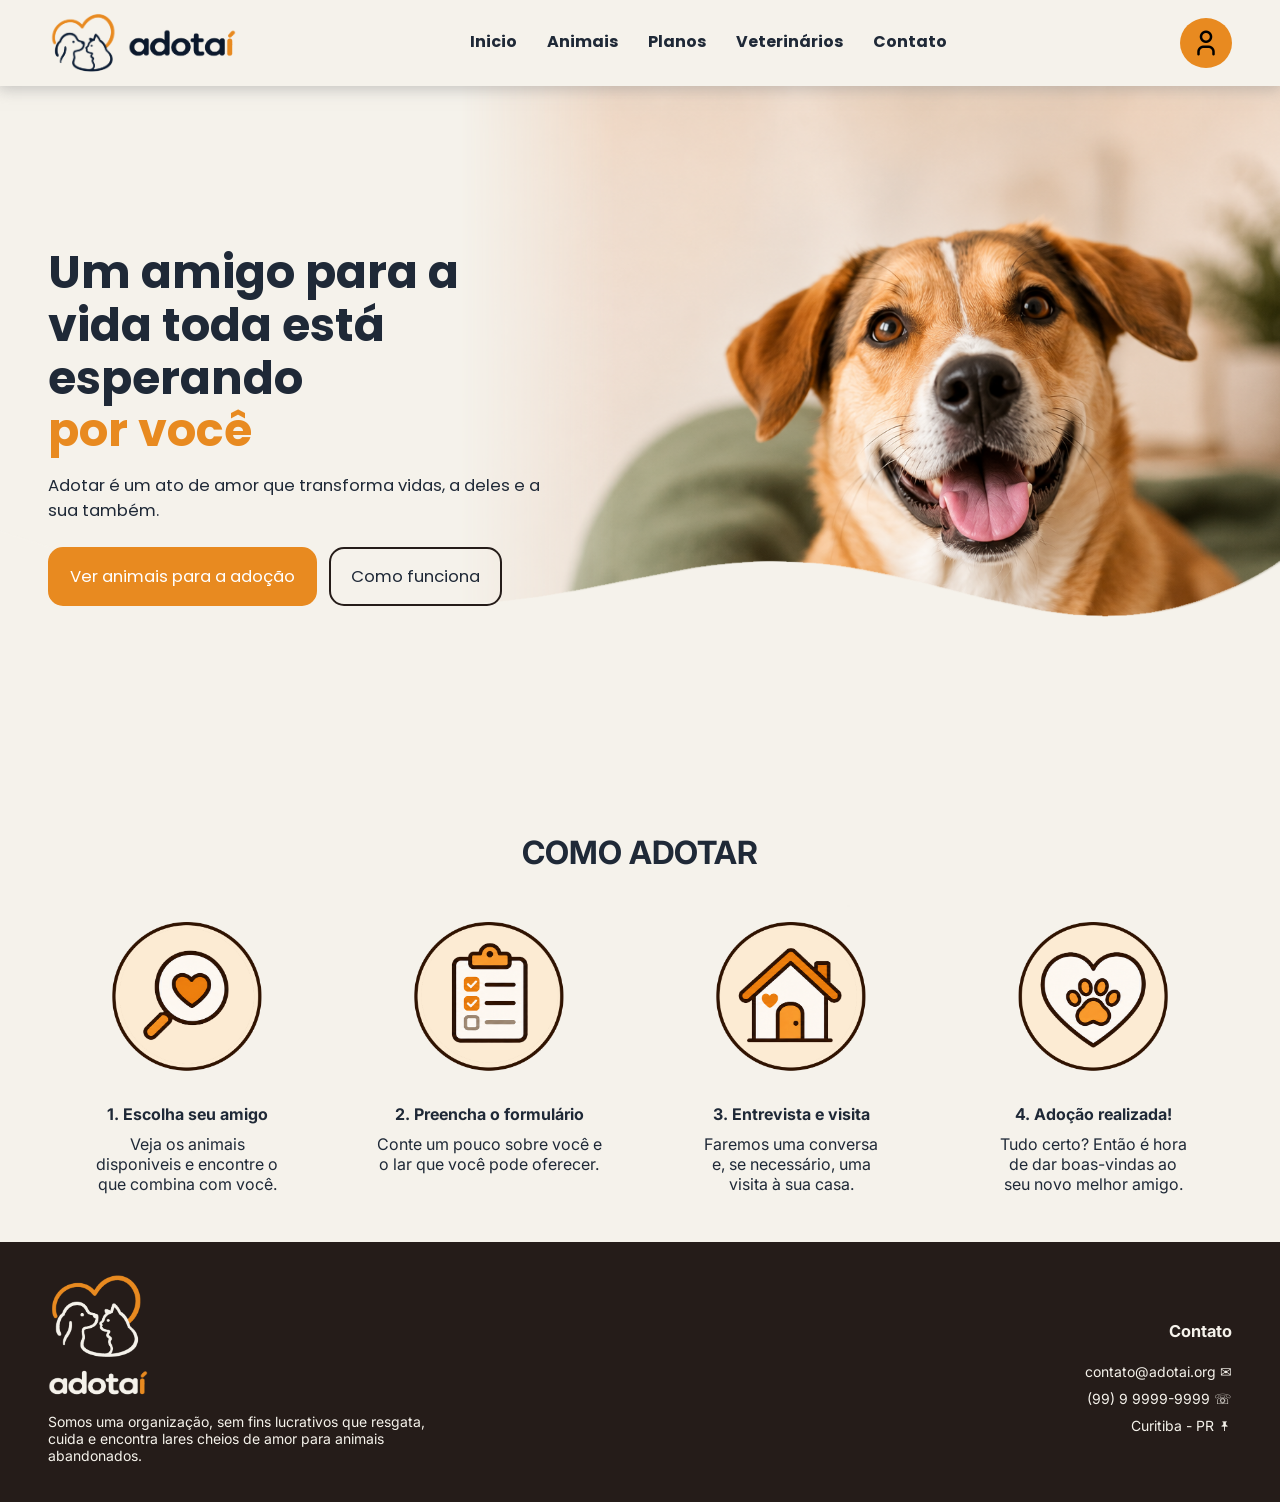
<file: index.html>
<!DOCTYPE html>
<html lang="pt-BR">
<head>
    <meta charset="UTF-8">
    <meta name="viewport" content="width=device-width, initial-scale=1.0">
    <title>Adotaí | Um amigo para a vida toda</title>
    <link rel="stylesheet" href="./styles/index_style.css">
    <script src="./scripts/layout.js" defer></script>
    <script src="./scripts/header_auth.js" defer></script>
</head>
<body>
    <header id="site-header"></header>
    <main>
        <section id="hero">
            <img id="dog-hero" src="./images/cachorro_hero.png" alt="Cachorro sorrindo">
            <img id="banner-transparency" src="./images/banner_trasnparency.png" alt="">

            <div id="hero-card">
                <h1>
                    Um amigo para a vida toda está esperando
                    <span class="destaque">por você</span>
                </h1>
                <p>
                    Adotar é um ato de amor que transforma
                    vidas, a deles e a sua também.
                </p>
                <div class="hero-buttons">
                    <a class="btn btn-primary" href="./pages/catalogo.html">Ver animais para a adoção</a>
                    <a class="btn btn-outline" href="#como-adotar">Como funciona</a>
                </div>
            </div>
        </section>

        <section id="como-adotar">
            <h1>COMO ADOTAR</h1>
            <div id="como-adotar-cards">
                <div class="step_card">
                    <img src="./images/lupa_img.png" alt="">
                    <span>1. Escolha seu amigo</span>
                    <p>Veja os animais disponiveis e encontre o que combina com você.</p>
                </div>
                <div class="step_card">
                    <img src="./images/clipboard_img.png" alt="">
                    <span>2. Preencha o formulário</span>
                    <p>Conte um pouco sobre você e o lar que você pode oferecer.</p>
                </div>
                <div class="step_card">
                    <img src="./images/house_img.png" alt="">
                    <span>3. Entrevista e visita</span>
                    <p>Faremos uma conversa e, se necessário, uma visita à sua casa.</p>
                </div>
                <div class="step_card">
                    <img src="./images/heart_img.png" alt="">
                    <span>4. Adoção realizada!</span>
                    <p>Tudo certo? Então é hora de dar boas-vindas ao seu novo melhor amigo.</p>
                </div>
            </div>
        </section>
    </main>
    <footer id="site-footer"></footer>
</body>
</html>
</file>
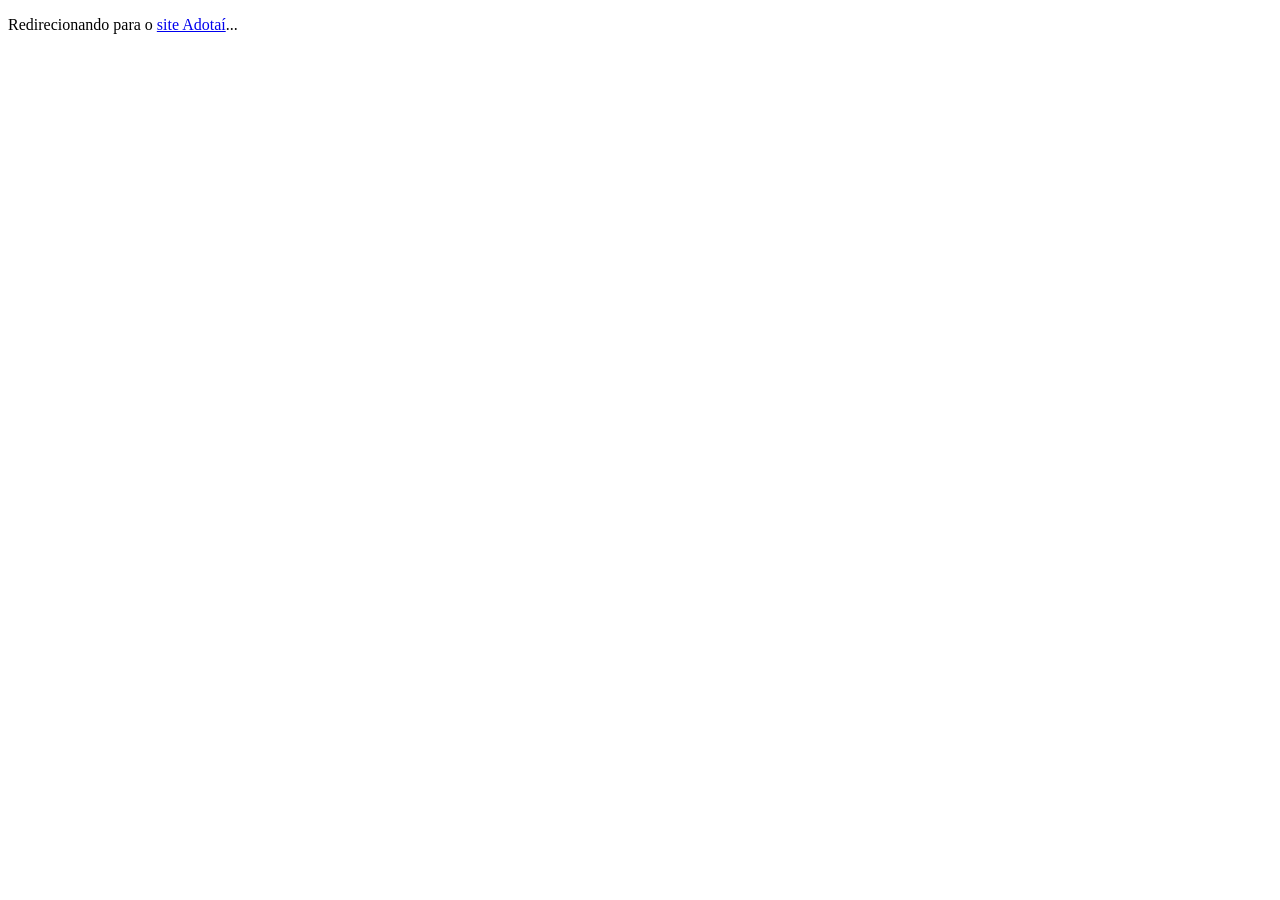
<file: pages/index.html>
<!DOCTYPE html>
<html lang="pt-BR">
<head>
    <meta charset="UTF-8">
    <meta http-equiv="refresh" content="0;url=index.php">
    <meta name="viewport" content="width=device-width, initial-scale=1.0">
    <title>Adotaí | Um amigo para a vida toda</title>
</head>
<body>
    <p>Redirecionando para o <a href="index.php">site Adotaí</a>...</p>
</body>
</html>
</file>
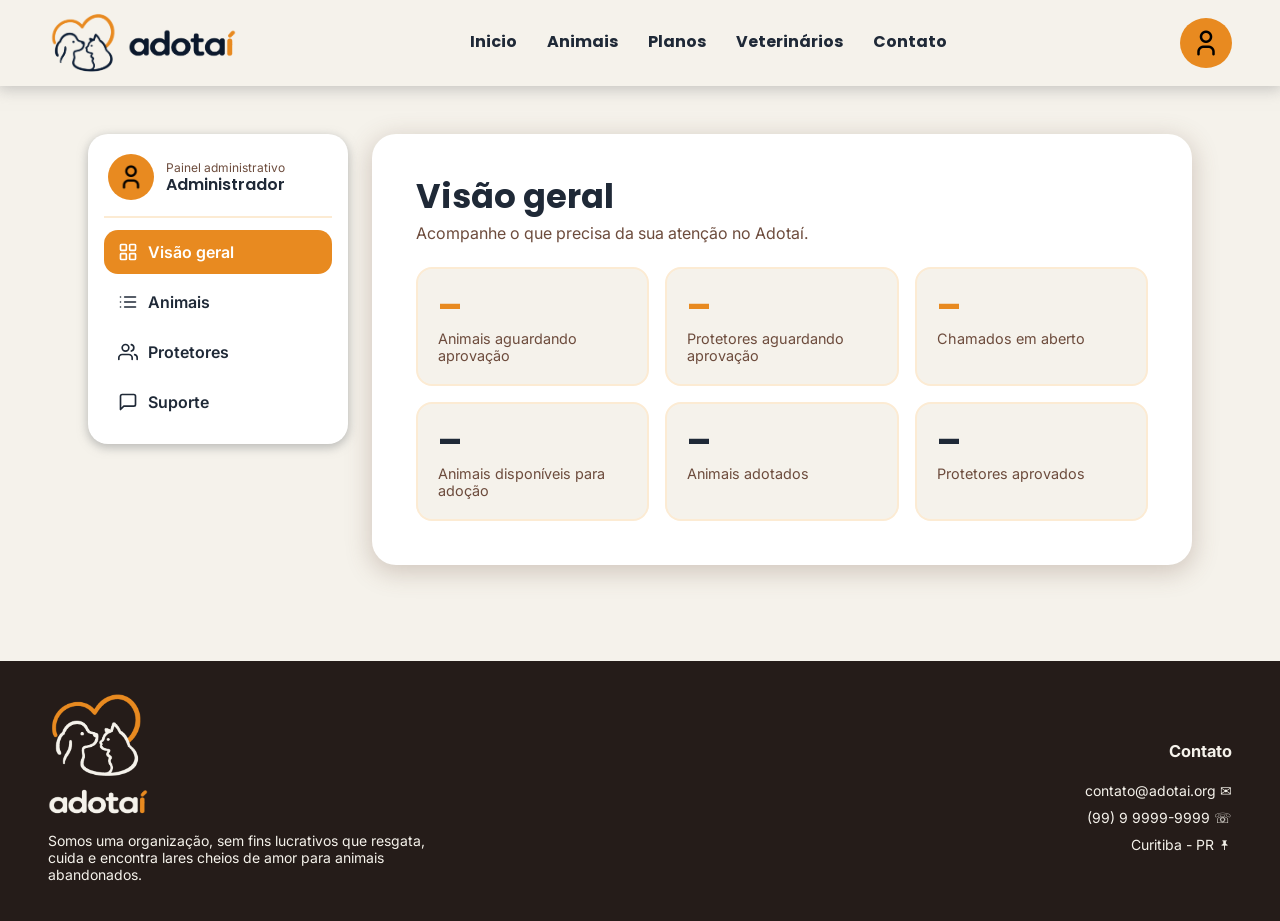
<file: pages/admin_painel.html>
<!DOCTYPE html>
<html lang="pt-BR">
<head>
    <meta charset="UTF-8">
    <meta name="viewport" content="width=device-width, initial-scale=1.0">
    <title>Painel Administrativo | Adotaí</title>
    <link rel="stylesheet" href="../styles/index_style.css">
    <link rel="stylesheet" href="../styles/painel_admin_style.css">
    <script src="../scripts/layout.js" defer></script>
    <script src="../scripts/header_auth.js" defer></script>
    <script src="../scripts/painel_admin_handler.js" defer></script>
</head>
<body>
    <header id="site-header"></header>
    <main id="admin-painel">

        <!-- ===== Menu lateral (abas) ===== -->
        <aside class="painel-lateral">
            <div class="painel-perfil">
                <span class="painel-avatar" aria-hidden="true">
                    <img src="../images/user_icon.png" alt="">
                </span>
                <div>
                    <p class="painel-perfil-rotulo">Painel administrativo</p>
                    <p class="painel-perfil-nome" id="painel-nome">Administrador</p>
                </div>
            </div>

            <!-- Cada aba aponta (aria-controls) para a section com o mesmo nome -->
            <div class="painel-abas" role="tablist" aria-label="Seções do painel" aria-orientation="vertical">
                <button type="button" role="tab" class="painel-aba" id="aba-resumo"
                        aria-controls="painel-resumo" aria-selected="true">
                    <svg viewBox="0 0 24 24" width="20" height="20" fill="none" stroke="currentColor"
                         stroke-width="2" stroke-linecap="round" stroke-linejoin="round" aria-hidden="true">
                        <rect x="3" y="3" width="7" height="7" rx="1"/><rect x="14" y="3" width="7" height="7" rx="1"/>
                        <rect x="3" y="14" width="7" height="7" rx="1"/><rect x="14" y="14" width="7" height="7" rx="1"/>
                    </svg>
                    <span class="painel-aba-texto">Visão geral</span>
                </button>

                <button type="button" role="tab" class="painel-aba" id="aba-animais"
                        aria-controls="painel-animais" aria-selected="false" tabindex="-1">
                    <svg viewBox="0 0 24 24" width="20" height="20" fill="none" stroke="currentColor"
                         stroke-width="2" stroke-linecap="round" stroke-linejoin="round" aria-hidden="true">
                        <path d="M8 6h13M8 12h13M8 18h13"/><path d="M3 6h.01M3 12h.01M3 18h.01"/>
                    </svg>
                    <span class="painel-aba-texto">Animais</span>
                    <span class="painel-aba-badge" id="badge-animais" hidden>0</span>
                </button>

                <button type="button" role="tab" class="painel-aba" id="aba-protetores"
                        aria-controls="painel-protetores" aria-selected="false" tabindex="-1">
                    <svg viewBox="0 0 24 24" width="20" height="20" fill="none" stroke="currentColor"
                         stroke-width="2" stroke-linecap="round" stroke-linejoin="round" aria-hidden="true">
                        <path d="M17 21v-2a4 4 0 0 0-4-4H5a4 4 0 0 0-4 4v2"/><circle cx="9" cy="7" r="4"/>
                        <path d="M23 21v-2a4 4 0 0 0-3-3.87M16 3.13a4 4 0 0 1 0 7.75"/>
                    </svg>
                    <span class="painel-aba-texto">Protetores</span>
                    <span class="painel-aba-badge" id="badge-protetores" hidden>0</span>
                </button>

                <button type="button" role="tab" class="painel-aba" id="aba-suporte"
                        aria-controls="painel-suporte" aria-selected="false" tabindex="-1">
                    <svg viewBox="0 0 24 24" width="20" height="20" fill="none" stroke="currentColor"
                         stroke-width="2" stroke-linecap="round" stroke-linejoin="round" aria-hidden="true">
                        <path d="M21 15a2 2 0 0 1-2 2H7l-4 4V5a2 2 0 0 1 2-2h14a2 2 0 0 1 2 2z"/>
                    </svg>
                    <span class="painel-aba-texto">Suporte</span>
                    <span class="painel-aba-badge" id="badge-suporte" hidden>0</span>
                </button>
            </div>
        </aside>

        <div class="painel-conteudo">

            <!-- Mensagem de sucesso/erro das ações (aprovar, recusar, responder...) -->
            <p class="aviso" id="painel-aviso" role="status" hidden></p>

            <!-- =====================================================
                 ABA: VISÃO GERAL
                 ===================================================== -->
            <section class="painel-card" id="painel-resumo" role="tabpanel" aria-labelledby="aba-resumo">
                <div class="painel-titulo">
                    <h1>Visão geral</h1>
                    <p>Acompanhe o que precisa da sua atenção no Adotaí.</p>
                </div>

                <div class="stats">
                    <button type="button" class="stat stat-destaque" data-ir-aba="animais" data-filtro="Pendente">
                        <strong id="stat-animais-pendentes">–</strong>
                        <span>Animais aguardando aprovação</span>
                    </button>
                    <button type="button" class="stat stat-destaque" data-ir-aba="protetores" data-filtro="Pendente">
                        <strong id="stat-protetores-pendentes">–</strong>
                        <span>Protetores aguardando aprovação</span>
                    </button>
                    <button type="button" class="stat stat-destaque" data-ir-aba="suporte" data-filtro="abertos">
                        <strong id="stat-suporte-abertos">–</strong>
                        <span>Chamados em aberto</span>
                    </button>
                    <div class="stat">
                        <strong id="stat-animais-disponiveis">–</strong>
                        <span>Animais disponíveis para adoção</span>
                    </div>
                    <div class="stat">
                        <strong id="stat-animais-adotados">–</strong>
                        <span>Animais adotados</span>
                    </div>
                    <div class="stat">
                        <strong id="stat-protetores-total">–</strong>
                        <span>Protetores aprovados</span>
                    </div>
                </div>
            </section>

            <!-- =====================================================
                 ABA: ANIMAIS (moderação)
                 ===================================================== -->
            <section class="painel-card" id="painel-animais" role="tabpanel" aria-labelledby="aba-animais" hidden>
                <div class="painel-titulo">
                    <h1>Animais</h1>
                    <p>Analise os animais cadastrados pelos protetores antes de publicá-los no catálogo.</p>
                </div>

                <div class="barra">
                    <div class="pills" role="radiogroup" aria-label="Filtrar animais por aprovação">
                        <label class="pill"><input type="radio" name="filtro-animais" value="Pendente" checked><span>Pendentes</span></label>
                        <label class="pill"><input type="radio" name="filtro-animais" value="Aprovado"><span>Aprovados</span></label>
                        <label class="pill"><input type="radio" name="filtro-animais" value="Recusado"><span>Recusados</span></label>
                        <label class="pill"><input type="radio" name="filtro-animais" value="todos"><span>Todos</span></label>
                    </div>
                    <input type="search" class="busca" id="busca-animais" placeholder="Buscar por nome, espécie ou protetor"
                           aria-label="Buscar animais" autocomplete="off">
                </div>

                <p class="lista-aviso" id="aviso-animais" hidden></p>
                <div class="lista" id="lista-animais"></div>
            </section>

            <!-- =====================================================
                 ABA: PROTETORES
                 ===================================================== -->
            <section class="painel-card" id="painel-protetores" role="tabpanel" aria-labelledby="aba-protetores" hidden>
                <div class="painel-titulo">
                    <h1>Protetores</h1>
                    <p>Aprove ou recuse os cadastros de pessoas e ONGs que querem divulgar animais.</p>
                </div>

                <div class="barra">
                    <div class="pills" role="radiogroup" aria-label="Filtrar protetores por aprovação">
                        <label class="pill"><input type="radio" name="filtro-protetores" value="Pendente" checked><span>Pendentes</span></label>
                        <label class="pill"><input type="radio" name="filtro-protetores" value="Aprovado"><span>Aprovados</span></label>
                        <label class="pill"><input type="radio" name="filtro-protetores" value="Recusado"><span>Recusados</span></label>
                        <label class="pill"><input type="radio" name="filtro-protetores" value="todos"><span>Todos</span></label>
                    </div>
                    <input type="search" class="busca" id="busca-protetores" placeholder="Buscar por nome ou e-mail"
                           aria-label="Buscar protetores" autocomplete="off">
                </div>

                <p class="lista-aviso" id="aviso-protetores" hidden></p>
                <div class="lista" id="lista-protetores"></div>
            </section>

            <!-- =====================================================
                 ABA: SUPORTE
                 ===================================================== -->
            <section class="painel-card" id="painel-suporte" role="tabpanel" aria-labelledby="aba-suporte" hidden>
                <div class="painel-titulo">
                    <h1>Suporte</h1>
                    <p>Responda os chamados abertos pelos usuários.</p>
                </div>

                <div class="barra">
                    <div class="pills" role="radiogroup" aria-label="Filtrar chamados">
                        <label class="pill"><input type="radio" name="filtro-suporte" value="abertos" checked><span>Em aberto</span></label>
                        <label class="pill"><input type="radio" name="filtro-suporte" value="respondidos"><span>Respondidos</span></label>
                        <label class="pill"><input type="radio" name="filtro-suporte" value="todos"><span>Todos</span></label>
                    </div>
                </div>

                <p class="lista-aviso" id="aviso-suporte" hidden></p>
                <div class="lista" id="lista-suporte"></div>
            </section>
        </div>
    </main>

    <!-- =====================================================
         JANELA: DETALHES DO ANIMAL (aprovar / recusar)
         ===================================================== -->
    <dialog id="dlg-animal" class="janela" aria-labelledby="dlg-animal-titulo">
        <form method="dialog" class="janela-topo">
            <h2 id="dlg-animal-titulo">Animal</h2>
            <button class="janela-fechar" aria-label="Fechar">&times;</button>
        </form>

        <div class="janela-corpo">
            <img id="dlg-animal-foto" class="janela-foto" alt="">
            <div class="janela-badges" id="dlg-animal-badges"></div>
            <dl class="detalhes" id="dlg-animal-detalhes"></dl>

            <div class="campo">
                <label for="dlg-animal-obs">Observação para o protetor
                    <span class="campo-dica">(obrigatória ao recusar)</span></label>
                <textarea id="dlg-animal-obs" rows="3" maxlength="1000"
                          placeholder="Ex.: Foto sem o animal em destaque, envie outra imagem."></textarea>
                <p class="campo-erro" id="dlg-animal-erro" hidden></p>
            </div>
        </div>

        <div class="janela-acoes">
            <button type="button" class="btn-secundario" data-fechar>Fechar</button>
            <button type="button" class="btn-perigo" id="dlg-animal-recusar">Recusar</button>
            <button type="button" class="btn-salvar" id="dlg-animal-aprovar">Aprovar</button>
        </div>
    </dialog>

    <!-- =====================================================
         JANELA: CONFIRMAÇÃO (usada para recusar protetor)
         ===================================================== -->
    <dialog id="dlg-confirmar" class="janela janela-pequena" aria-labelledby="dlg-confirmar-titulo">
        <div class="janela-corpo">
            <h2 id="dlg-confirmar-titulo">Confirmar ação</h2>
            <p id="dlg-confirmar-texto"></p>
        </div>
        <div class="janela-acoes">
            <button type="button" class="btn-secundario" data-fechar>Cancelar</button>
            <button type="button" class="btn-perigo" id="dlg-confirmar-ok">Confirmar</button>
        </div>
    </dialog>
    <footer id="site-footer"></footer>
</body>
</html>
</file>
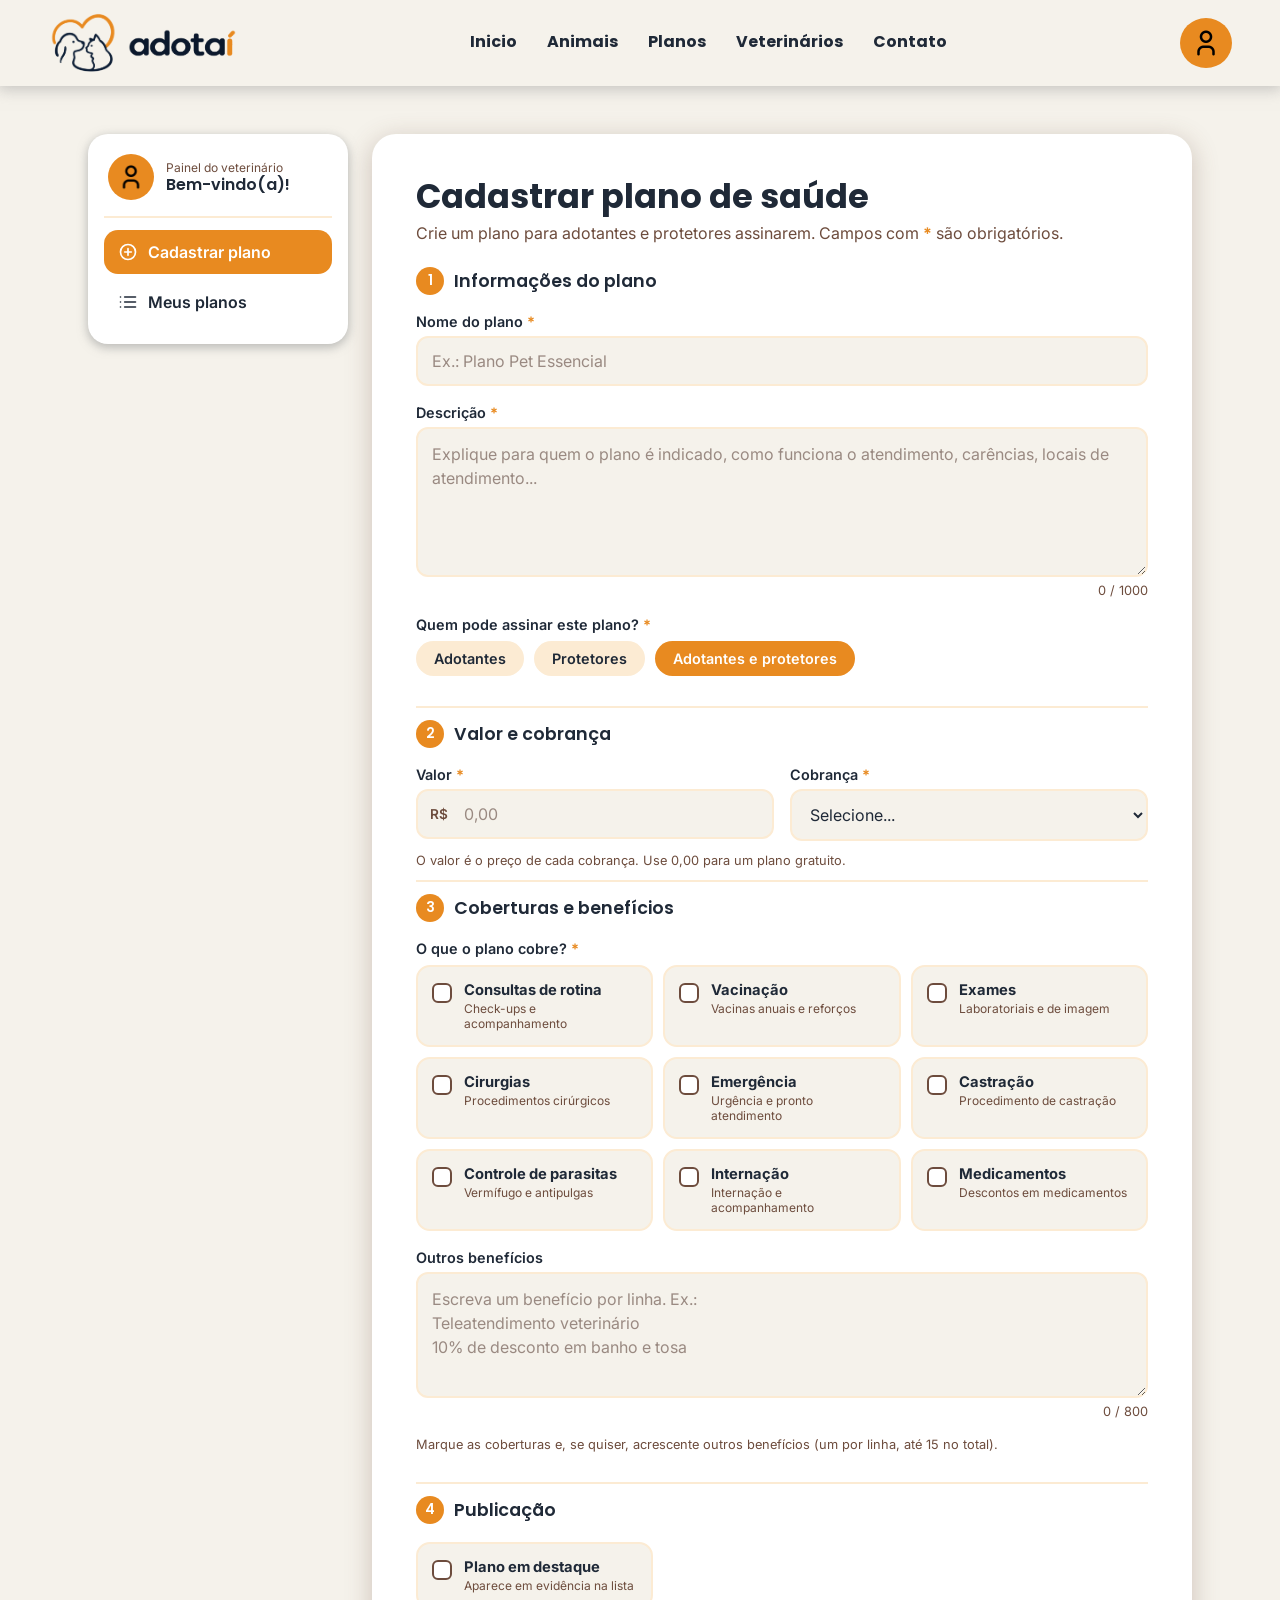
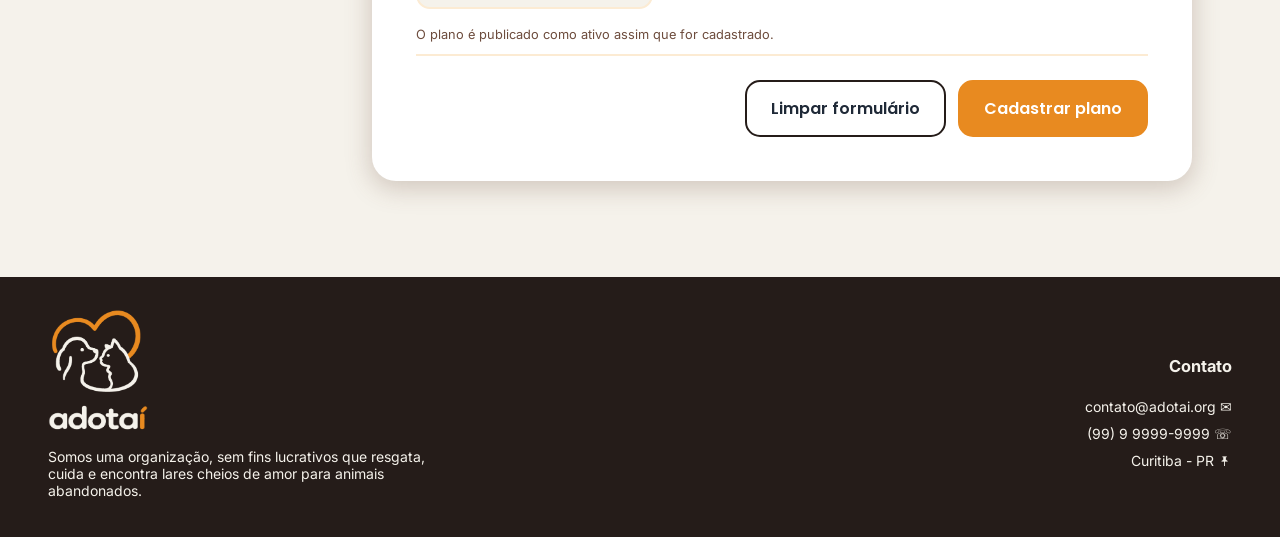
<file: pages/cadastrar_plano.html>
<!DOCTYPE html>
<html lang="pt-BR">
<head>
    <meta charset="UTF-8">
    <meta name="viewport" content="width=device-width, initial-scale=1.0">
    <title>Cadastrar plano | Adotaí</title>
    <link rel="stylesheet" href="../styles/index_style.css">
    <link rel="stylesheet" href="../styles/protetor_painel_style.css">
    <link rel="stylesheet" href="../styles/cadastrar_plano_style.css">
    <script src="../scripts/layout.js" defer></script>
    <script src="../scripts/header_auth.js" defer></script>
    <script src="../scripts/cadastrar_plano_handler.js" defer></script>
</head>
<body>
    <header id="site-header"></header>

    <!-- O id "protetor-painel" é mantido de propósito: é ele que dá o layout (menu lateral + conteúdo)
         no protetor_painel_style.css, reaproveitado aqui para as duas telas ficarem idênticas. -->
    <main id="protetor-painel">

        <!-- ===== Menu lateral (abas) ===== -->
        <aside class="painel-lateral">
            <div class="painel-perfil">
                <span class="painel-avatar" aria-hidden="true">
                    <img src="../images/user_icon.png" alt="">
                </span>
                <div>
                    <p class="painel-perfil-rotulo">Painel do veterinário</p>
                    <p class="painel-perfil-nome" id="painel-nome">Bem-vindo(a)!</p>
                </div>
            </div>

            <div class="painel-abas" role="tablist" aria-label="Seções do painel" aria-orientation="vertical">
                <button type="button" role="tab" class="painel-aba" id="aba-cadastro"
                        aria-controls="painel-cadastro" aria-selected="true">
                    <svg viewBox="0 0 24 24" width="20" height="20" fill="none" stroke="currentColor"
                         stroke-width="2" stroke-linecap="round" stroke-linejoin="round" aria-hidden="true">
                        <circle cx="12" cy="12" r="9"/><path d="M12 8v8M8 12h8"/>
                    </svg>
                    <span>Cadastrar plano</span>
                </button>

                <button type="button" role="tab" class="painel-aba" id="aba-planos"
                        aria-controls="painel-planos" aria-selected="false" tabindex="-1">
                    <svg viewBox="0 0 24 24" width="20" height="20" fill="none" stroke="currentColor"
                         stroke-width="2" stroke-linecap="round" stroke-linejoin="round" aria-hidden="true">
                        <path d="M8 6h13M8 12h13M8 18h13"/><path d="M3 6h.01M3 12h.01M3 18h.01"/>
                    </svg>
                    <span>Meus planos</span>
                </button>
            </div>
        </aside>

        <div class="painel-conteudo">

            <!-- =====================================================
                 ABA 1: CADASTRAR PLANO
                 Os "name" dos campos seguem as colunas da tabela `plano_de_assinatura`
                 (nome, descricao, valor, periodicidade, beneficios, destaque, publico_alvo).
                 "beneficios" é montado pelo JS (coberturas marcadas + benefícios extras).
                 ===================================================== -->
            <section class="painel-card" id="painel-cadastro" role="tabpanel"
                     aria-labelledby="aba-cadastro">

                <div class="painel-titulo">
                    <h1>Cadastrar plano de saúde</h1>
                    <p>Crie um plano para adotantes e protetores assinarem. Campos com <span class="obrigatorio">*</span> são obrigatórios.</p>
                </div>

                <p class="aviso aviso-sucesso" id="aviso-sucesso" role="status" hidden></p>
                <p class="aviso aviso-erro" id="aviso-erro" role="alert" hidden></p>

                <form id="plano-form" novalidate>

                    <!-- ---------- 1. Informações do plano ---------- -->
                    <fieldset class="form-secao">
                        <legend>Informações do plano</legend>

                        <div class="campo" data-campo="nome">
                            <label for="nome">Nome do plano <span class="obrigatorio" aria-hidden="true">*</span></label>
                            <input type="text" id="nome" name="nome" maxlength="50"
                                   placeholder="Ex.: Plano Pet Essencial" autocomplete="off" required
                                   aria-describedby="erro-nome">
                            <p class="campo-erro" id="erro-nome" hidden></p>
                        </div>

                        <div class="campo" data-campo="descricao">
                            <label for="descricao">Descrição <span class="obrigatorio" aria-hidden="true">*</span></label>
                            <textarea id="descricao" name="descricao" rows="5" maxlength="1000"
                                      placeholder="Explique para quem o plano é indicado, como funciona o atendimento, carências, locais de atendimento..."
                                      required aria-describedby="erro-descricao"></textarea>
                            <div class="campo-rodape">
                                <p class="campo-erro" id="erro-descricao" hidden></p>
                                <span class="contador" data-contador-de="descricao">0 / 1000</span>
                            </div>
                        </div>

                        <fieldset class="campo-grupo">
                            <legend>Quem pode assinar este plano? <span class="obrigatorio" aria-hidden="true">*</span></legend>
                            <div class="pills">
                                <label class="pill"><input type="radio" name="publico_alvo" value="adotante"><span>Adotantes</span></label>
                                <label class="pill"><input type="radio" name="publico_alvo" value="protetor"><span>Protetores</span></label>
                                <label class="pill"><input type="radio" name="publico_alvo" value="ambos" checked><span>Adotantes e protetores</span></label>
                            </div>
                        </fieldset>
                    </fieldset>

                    <!-- ---------- 2. Valor e cobrança ---------- -->
                    <fieldset class="form-secao">
                        <legend>Valor e cobrança</legend>

                        <div class="campos-linha">
                            <div class="campo" data-campo="valor">
                                <label for="valor">Valor <span class="obrigatorio" aria-hidden="true">*</span></label>
                                <div class="input-prefixo">
                                    <span aria-hidden="true">R$</span>
                                    <input type="number" id="valor" name="valor" inputmode="decimal"
                                           min="0" max="99999999.99" step="0.01" placeholder="0,00" required
                                           aria-describedby="erro-valor">
                                </div>
                                <p class="campo-erro" id="erro-valor" hidden></p>
                            </div>

                            <div class="campo" data-campo="periodicidade">
                                <label for="periodicidade">Cobrança <span class="obrigatorio" aria-hidden="true">*</span></label>
                                <select id="periodicidade" name="periodicidade" required aria-describedby="erro-periodicidade">
                                    <option value="" selected disabled>Selecione...</option>
                                    <option value="Mensal">Mensal</option>
                                    <option value="Trimestral">Trimestral</option>
                                    <option value="Semestral">Semestral</option>
                                    <option value="Anual">Anual</option>
                                    <option value="Pagamento único">Pagamento único</option>
                                </select>
                                <p class="campo-erro" id="erro-periodicidade" hidden></p>
                            </div>
                        </div>
                        <p class="campo-ajuda">O valor é o preço de cada cobrança. Use 0,00 para um plano gratuito.</p>
                    </fieldset>

                    <!-- ---------- 3. O que o plano cobre ---------- -->
                    <fieldset class="form-secao">
                        <legend>Coberturas e benefícios</legend>

                        <fieldset class="campo-grupo" data-campo="beneficios">
                            <legend>O que o plano cobre? <span class="obrigatorio" aria-hidden="true">*</span></legend>

                            <div class="opcoes-check">
                                <label class="opcao-check">
                                    <input type="checkbox" name="cobertura" value="Consultas de rotina">
                                    <span class="opcao-check-conteudo">
                                        <strong>Consultas de rotina</strong>
                                        <small>Check-ups e acompanhamento</small>
                                    </span>
                                </label>
                                <label class="opcao-check">
                                    <input type="checkbox" name="cobertura" value="Vacinação">
                                    <span class="opcao-check-conteudo">
                                        <strong>Vacinação</strong>
                                        <small>Vacinas anuais e reforços</small>
                                    </span>
                                </label>
                                <label class="opcao-check">
                                    <input type="checkbox" name="cobertura" value="Exames">
                                    <span class="opcao-check-conteudo">
                                        <strong>Exames</strong>
                                        <small>Laboratoriais e de imagem</small>
                                    </span>
                                </label>
                                <label class="opcao-check">
                                    <input type="checkbox" name="cobertura" value="Cirurgias">
                                    <span class="opcao-check-conteudo">
                                        <strong>Cirurgias</strong>
                                        <small>Procedimentos cirúrgicos</small>
                                    </span>
                                </label>
                                <label class="opcao-check">
                                    <input type="checkbox" name="cobertura" value="Atendimento de emergência">
                                    <span class="opcao-check-conteudo">
                                        <strong>Emergência</strong>
                                        <small>Urgência e pronto atendimento</small>
                                    </span>
                                </label>
                                <label class="opcao-check">
                                    <input type="checkbox" name="cobertura" value="Castração">
                                    <span class="opcao-check-conteudo">
                                        <strong>Castração</strong>
                                        <small>Procedimento de castração</small>
                                    </span>
                                </label>
                                <label class="opcao-check">
                                    <input type="checkbox" name="cobertura" value="Controle de parasitas">
                                    <span class="opcao-check-conteudo">
                                        <strong>Controle de parasitas</strong>
                                        <small>Vermífugo e antipulgas</small>
                                    </span>
                                </label>
                                <label class="opcao-check">
                                    <input type="checkbox" name="cobertura" value="Internação">
                                    <span class="opcao-check-conteudo">
                                        <strong>Internação</strong>
                                        <small>Internação e acompanhamento</small>
                                    </span>
                                </label>
                                <label class="opcao-check">
                                    <input type="checkbox" name="cobertura" value="Medicamentos com desconto">
                                    <span class="opcao-check-conteudo">
                                        <strong>Medicamentos</strong>
                                        <small>Descontos em medicamentos</small>
                                    </span>
                                </label>
                            </div>

                            <div class="campo">
                                <label for="beneficios_extra">Outros benefícios</label>
                                <textarea id="beneficios_extra" name="beneficios_extra" rows="4" maxlength="800"
                                          placeholder="Escreva um benefício por linha. Ex.:&#10;Teleatendimento veterinário&#10;10% de desconto em banho e tosa"></textarea>
                                <div class="campo-rodape">
                                    <span class="contador" data-contador-de="beneficios_extra">0 / 800</span>
                                </div>
                            </div>

                            <p class="campo-ajuda">Marque as coberturas e, se quiser, acrescente outros benefícios (um por linha, até 15 no total).</p>
                            <p class="campo-erro" id="erro-beneficios" hidden></p>
                        </fieldset>
                    </fieldset>

                    <!-- ---------- 4. Publicação ---------- -->
                    <fieldset class="form-secao">
                        <legend>Publicação</legend>

                        <div class="opcoes-check">
                            <label class="opcao-check">
                                <input type="checkbox" name="destaque" value="1">
                                <span class="opcao-check-conteudo">
                                    <strong>Plano em destaque</strong>
                                    <small>Aparece em evidência na lista</small>
                                </span>
                            </label>
                        </div>
                        <p class="campo-ajuda">O plano é publicado como ativo assim que for cadastrado.</p>
                    </fieldset>

                    <div class="form-acoes">
                        <button type="reset" class="btn-secundario" id="btn-limpar">Limpar formulário</button>
                        <button type="submit" class="btn-salvar" id="btn-salvar">Cadastrar plano</button>
                    </div>
                </form>
            </section>

            <!-- =====================================================
                 ABA 2: MEUS PLANOS (estrutura inicial)
                 A lista será preenchida pelo JS quando a API de listagem existir.
                 ===================================================== -->
            <section class="painel-card" id="painel-planos" role="tabpanel"
                     aria-labelledby="aba-planos" hidden>

                <div class="painel-titulo">
                    <h1>Meus planos</h1>
                    <p>Veja os planos que você cadastrou para adotantes e protetores.</p>
                </div>

                <div id="meus-planos-lista" aria-live="polite"></div>

                <div class="vazio" id="meus-planos-vazio">
                    <img src="../images/pata_login.png" alt="">
                    <h2>Nenhum plano cadastrado ainda</h2>
                    <p>Quando você cadastrar um plano, ele aparecerá aqui.</p>
                    <button type="button" class="btn-salvar" data-ir-aba="cadastro">Cadastrar meu primeiro plano</button>
                </div>
            </section>

        </div>
    </main>

    <footer id="site-footer"></footer>
</body>
</html>
</file>
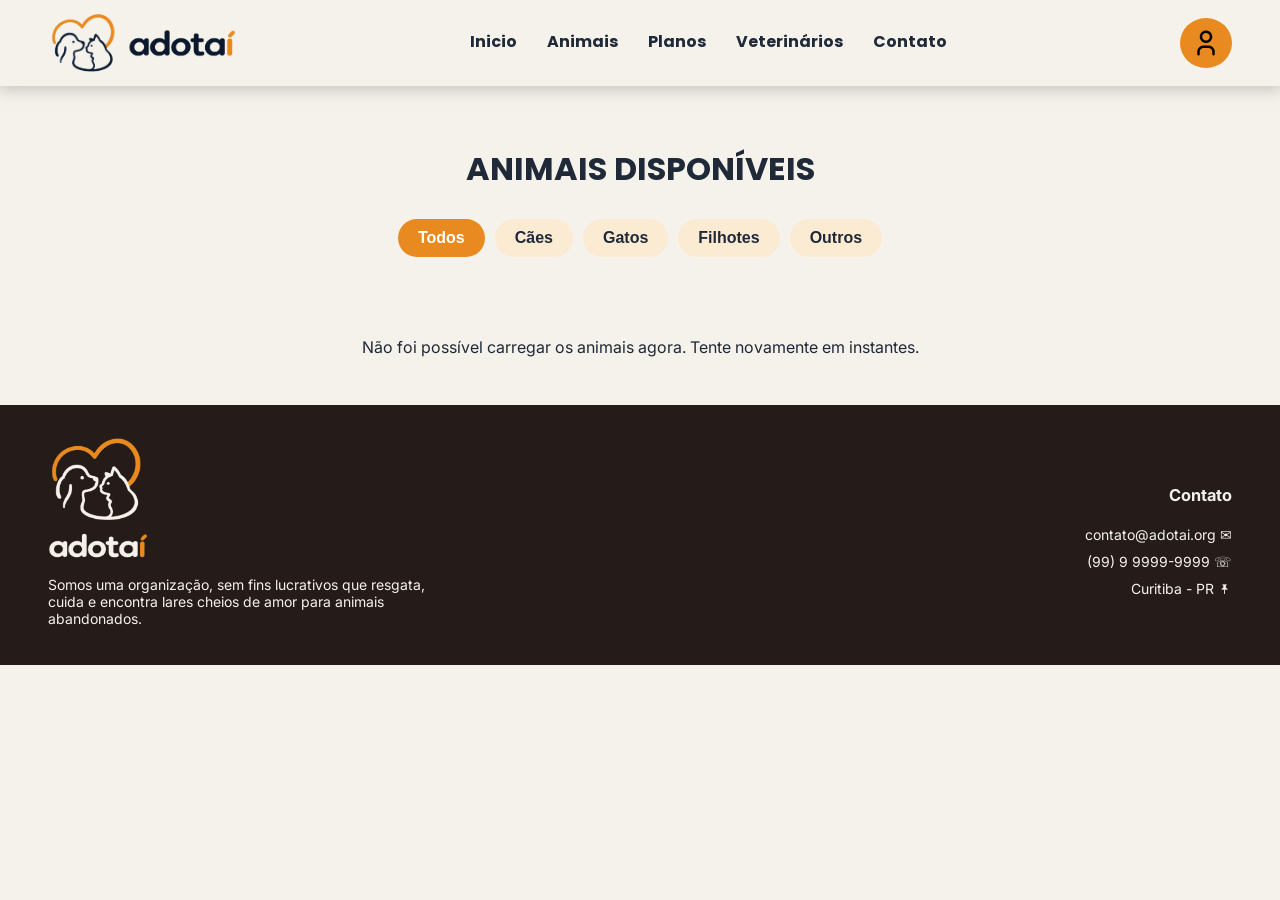
<file: pages/catalogo.html>
<!DOCTYPE html>
<html lang="pt-BR">
<head>
    <meta charset="UTF-8">
    <meta name="viewport" content="width=device-width, initial-scale=1.0">
    <title>Animais disponíveis | Adotaí</title>
    <link rel="stylesheet" href="../styles/index_style.css">
    <link rel="stylesheet" href="../styles/catalogo_style.css">
    <script src="../scripts/layout.js" defer></script>
    <script src="../scripts/header_auth.js" defer></script>
    <script src="../scripts/catalogo_handler.js" defer></script>
</head>
<body>
    <header id="site-header"></header>

    <main>
        <section id="animais-disponiveis">
            <h1>ANIMAIS DISPONÍVEIS</h1>

            <div class="radio-button-group">
                <label class="custom-radio">
                    <input type="radio" name="animals" value="todos" checked />
                    <span>Todos</span>
                </label>
                <label class="custom-radio">
                    <input type="radio" name="animals" value="Cães" />
                    <span>Cães</span>
                </label>
                <label class="custom-radio">
                    <input type="radio" name="animals" value="Gatos" />
                    <span>Gatos</span>
                </label>
                <label class="custom-radio">
                    <input type="radio" name="animals" value="Filhotes" />
                    <span>Filhotes</span>
                </label>
                <label class="custom-radio">
                    <input type="radio" name="animals" value="Outros" />
                    <span>Outros</span>
                </label>
            </div>

            <div id="animal-card-list"></div>
            <p id="catalogo-aviso" class="catalogo-aviso" role="status" hidden></p>
        </section>
    </main>
    <footer id="site-footer"></footer>
</body>
</html>
</file>
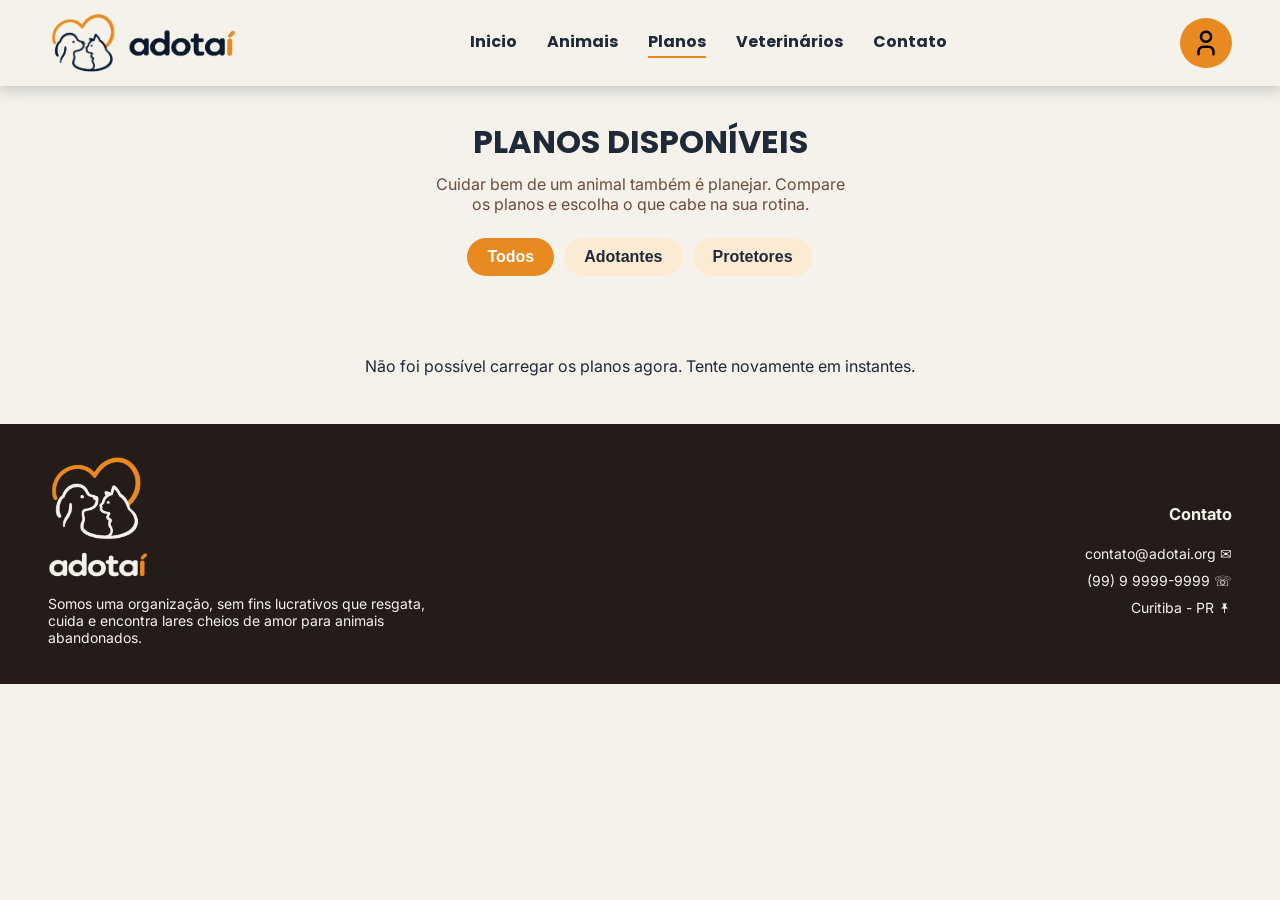
<file: pages/catalogo_planos.html>
<!DOCTYPE html>
<html lang="pt-BR">
<head>
    <meta charset="UTF-8">
    <meta name="viewport" content="width=device-width, initial-scale=1.0">
    <title>Planos | Adotaí</title>
    <link rel="stylesheet" href="../styles/index_style.css">
    <link rel="stylesheet" href="../styles/catalogo_planos_style.css">
    <script src="../scripts/layout.js" defer></script>
    <script src="../scripts/header_auth.js" defer></script>
    <script src="../scripts/catalogo_planos_handler.js" defer></script>
</head>
<body>
    <header id="site-header"></header>

    <main>
        <section id="planos-disponiveis">
            <h1>PLANOS DISPONÍVEIS</h1>
            <p class="planos-intro">Cuidar bem de um animal também é planejar. Compare os planos e escolha o que cabe na sua rotina.</p>

            <div class="radio-button-group">
                <label class="custom-radio">
                    <input type="radio" name="publico" value="todos" checked />
                    <span>Todos</span>
                </label>
                <label class="custom-radio">
                    <input type="radio" name="publico" value="adotante" />
                    <span>Adotantes</span>
                </label>
                <label class="custom-radio">
                    <input type="radio" name="publico" value="protetor" />
                    <span>Protetores</span>
                </label>
            </div>

            <div id="plano-card-list"></div>
            <p id="planos-aviso" class="planos-aviso" role="status" hidden></p>
        </section>
    </main>

    <footer id="site-footer"></footer>
</body>
</html>
</file>
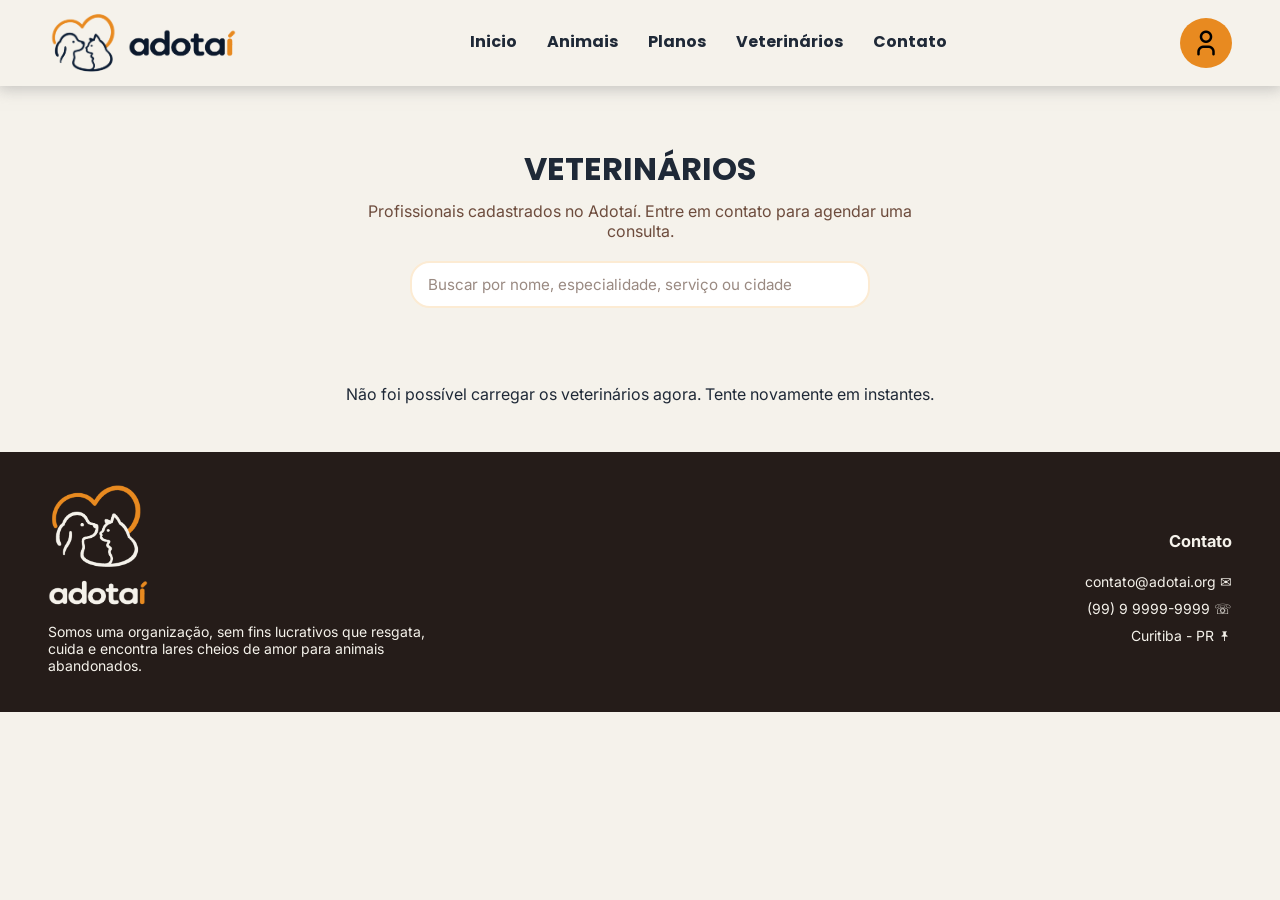
<file: pages/catalogo_veterinario.html>
<!DOCTYPE html>
<html lang="pt-BR">
<head>
    <meta charset="UTF-8">
    <meta name="viewport" content="width=device-width, initial-scale=1.0">
    <title>Veterinários | Adotaí</title>
    <link rel="stylesheet" href="../styles/index_style.css">
    <link rel="stylesheet" href="../styles/catalogo_veterinario_style.css">
    <script src="../scripts/layout.js" defer></script>
    <script src="../scripts/header_auth.js" defer></script>
    <script src="../scripts/catalogo_veterinario_handler.js" defer></script>
</head>
<body>
    <header id="site-header"></header>

    <main>
        <section id="veterinarios">
            <h1>VETERINÁRIOS</h1>
            <p class="vet-subtitulo">Profissionais cadastrados no Adotaí. Entre em contato para agendar uma consulta.</p>

            <input type="search" id="vet-busca" class="vet-busca"
                   placeholder="Buscar por nome, especialidade, serviço ou cidade"
                   aria-label="Buscar veterinários" autocomplete="off">

            <div id="vet-card-list"></div>
            <p id="vet-aviso" class="vet-aviso" role="status" hidden></p>
        </section>
    </main>

    <footer id="site-footer"></footer>
</body>
</html>
</file>
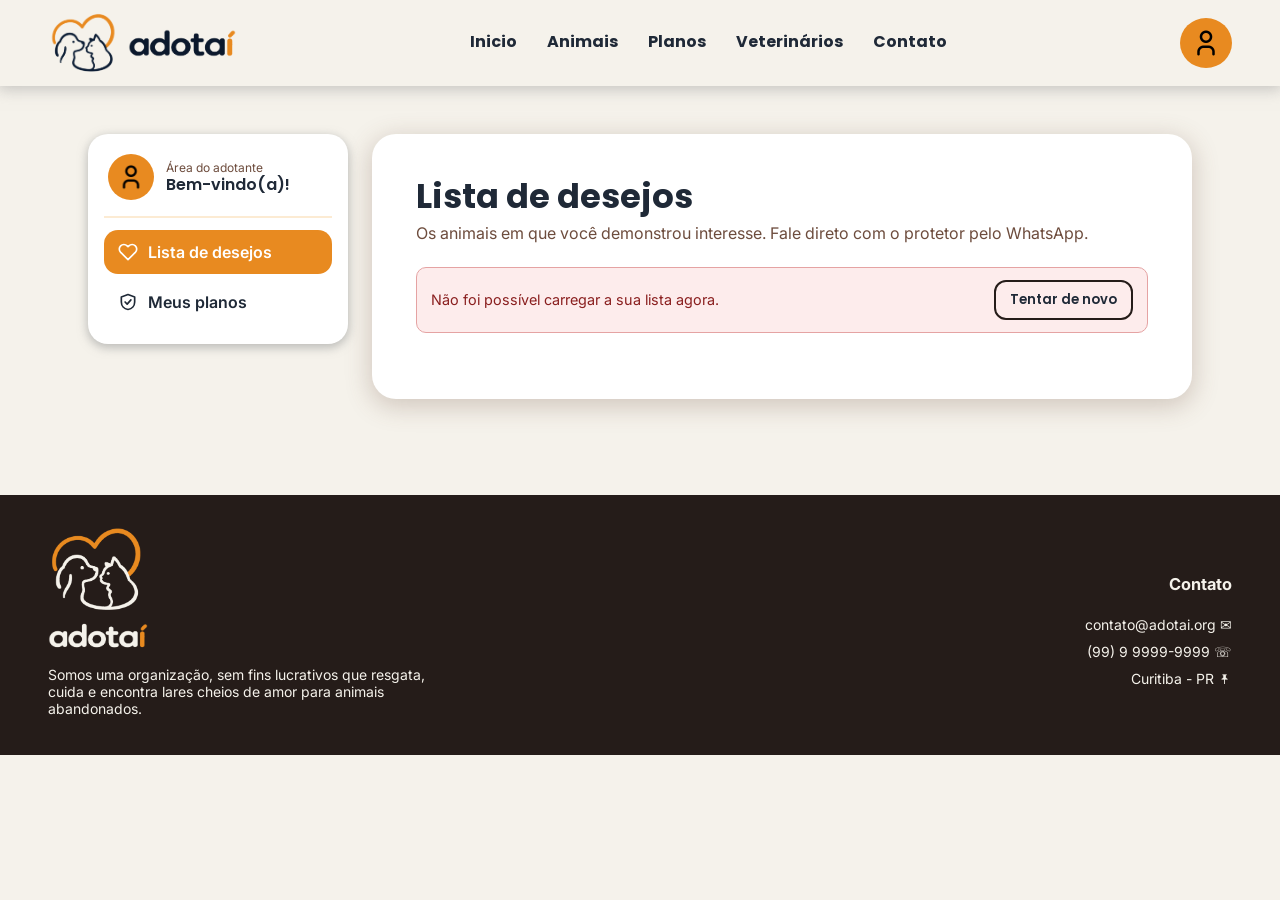
<file: pages/lista_desejos.html>
<!DOCTYPE html>
<html lang="pt-BR">
<head>
    <meta charset="UTF-8">
    <meta name="viewport" content="width=device-width, initial-scale=1.0">
    <title>Lista de desejos | Adotaí</title>
    <link rel="stylesheet" href="../styles/index_style.css">
    <link rel="stylesheet" href="../styles/protetor_painel_style.css">
    <link rel="stylesheet" href="../styles/lista_desejos_style.css">
    <script src="../scripts/layout.js" defer></script>
    <script src="../scripts/header_auth.js" defer></script>
    <script src="../scripts/lista_desejos_handler.js" defer></script>
</head>
<body>
    <header id="site-header"></header>

    <!-- O id "protetor-painel" é mantido de propósito: é ele que dá o layout (menu lateral + conteúdo)
         no protetor_painel_style.css, reaproveitado aqui para as telas ficarem idênticas. -->
    <main id="protetor-painel">

        <!-- ===== Menu lateral ===== -->
        <aside class="painel-lateral">
            <div class="painel-perfil">
                <span class="painel-avatar" aria-hidden="true">
                    <img src="../images/user_icon.png" alt="">
                </span>
                <div>
                    <p class="painel-perfil-rotulo">Área do adotante</p>
                    <p class="painel-perfil-nome" id="painel-nome">Bem-vindo(a)!</p>
                </div>
            </div>

            <nav class="painel-abas" aria-label="Minha área">
                <a class="painel-aba" id="menu-desejos" href="./lista_desejos.html" aria-current="page">
                    <svg viewBox="0 0 24 24" width="20" height="20" fill="none" stroke="currentColor"
                         stroke-width="2" stroke-linecap="round" stroke-linejoin="round" aria-hidden="true">
                        <path d="M20.84 4.61a5.5 5.5 0 0 0-7.78 0L12 5.67l-1.06-1.06a5.5 5.5 0 0 0-7.78 7.78l1.06 1.06L12 21.23l7.78-7.78 1.06-1.06a5.5 5.5 0 0 0 0-7.78z"/>
                    </svg>
                    <span>Lista de desejos</span>
                </a>

                <a class="painel-aba" id="menu-planos" href="./meus_planos.html">
                    <svg viewBox="0 0 24 24" width="20" height="20" fill="none" stroke="currentColor"
                         stroke-width="2" stroke-linecap="round" stroke-linejoin="round" aria-hidden="true">
                        <path d="M12 3l8 3v6c0 4.5-3.2 8.2-8 9-4.8-.8-8-4.5-8-9V6l8-3z"/><path d="M8.5 12l2.5 2.5 4.5-5"/>
                    </svg>
                    <span>Meus planos</span>
                </a>
            </nav>
        </aside>

        <div class="painel-conteudo">

            <!-- O JS preenche a lista com os dados de api/lista_desejos.php:
                 só os animais da lista do adotante logado. -->
            <section class="painel-card" id="painel-desejos">

                <div class="painel-titulo">
                    <h1>Lista de desejos</h1>
                    <p>Os animais em que você demonstrou interesse. Fale direto com o protetor pelo WhatsApp.</p>
                </div>

                <p class="meus-animais-resumo" id="desejos-resumo" hidden></p>

                <div class="aviso aviso-erro aviso-acao" id="desejos-erro" role="alert" hidden>
                    <span id="desejos-erro-texto"></span>
                    <button type="button" class="btn-mini" id="desejos-tentar">Tentar de novo</button>
                </div>

                <p class="meus-animais-carregando" id="desejos-carregando" role="status" hidden>Carregando sua lista...</p>

                <div class="animal-lista" id="desejos-lista"></div>

                <div class="vazio" id="desejos-vazio" hidden>
                    <img src="../images/pata_login.png" alt="">
                    <h2>Sua lista de desejos está vazia</h2>
                    <p>Clique em "Quero adotar" em um animal do catálogo e ele aparecerá aqui.</p>
                    <a class="btn-salvar btn-link" href="./catalogo.html">Ver animais disponíveis</a>
                </div>
            </section>

        </div>
    </main>

    <footer id="site-footer"></footer>
</body>
</html>
</file>
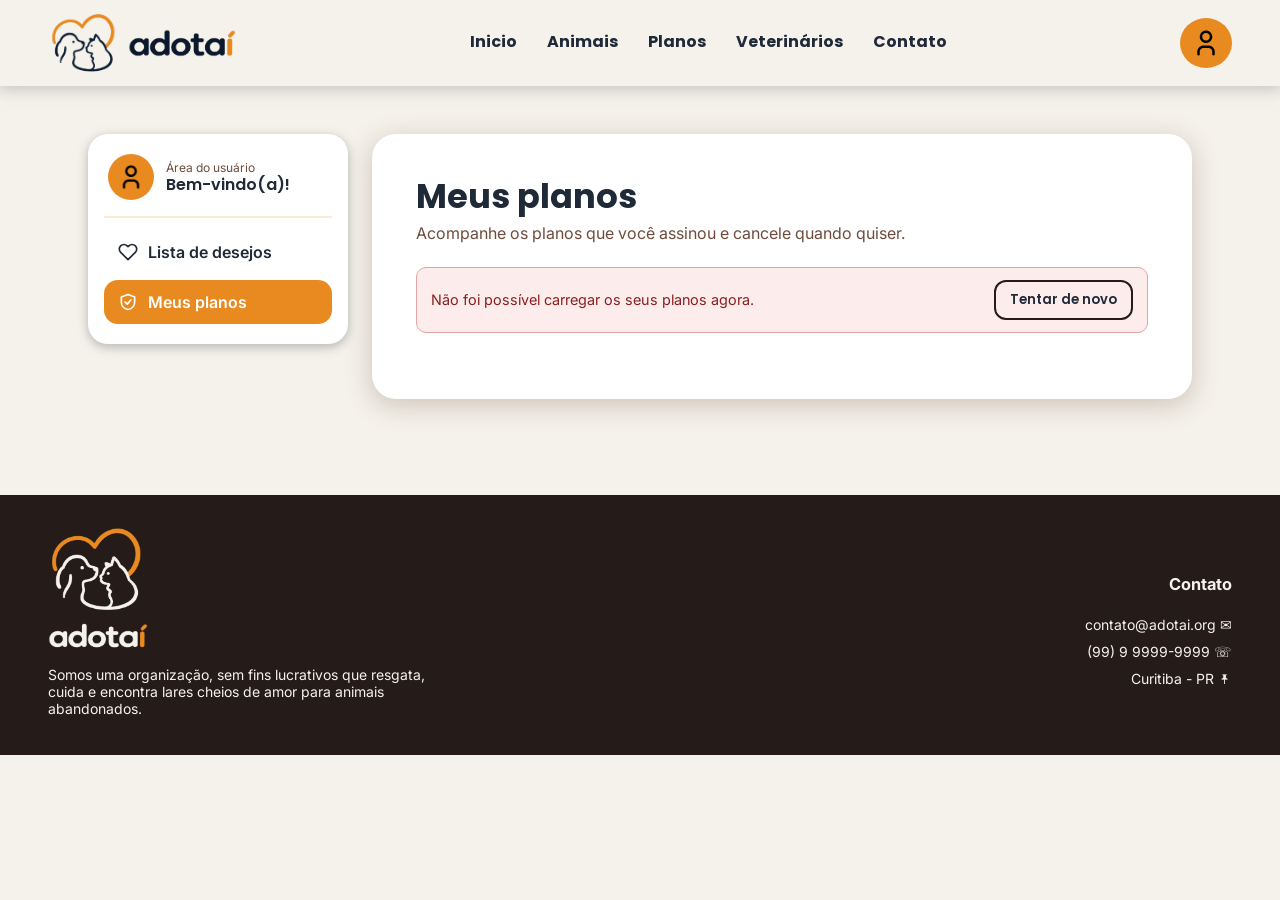
<file: pages/meus_planos.html>
<!DOCTYPE html>
<html lang="pt-BR">
<head>
    <meta charset="UTF-8">
    <meta name="viewport" content="width=device-width, initial-scale=1.0">
    <title>Meus planos | Adotaí</title>
    <link rel="stylesheet" href="../styles/index_style.css">
    <link rel="stylesheet" href="../styles/protetor_painel_style.css">
    <link rel="stylesheet" href="../styles/meus_planos_style.css">
    <script src="../scripts/layout.js" defer></script>
    <script src="../scripts/header_auth.js" defer></script>
    <script src="../scripts/meus_planos_handler.js" defer></script>
</head>
<body>
    <header id="site-header"></header>

    <!-- O id "protetor-painel" é mantido de propósito: é ele que dá o layout (menu lateral + conteúdo)
         no protetor_painel_style.css, reaproveitado aqui para as telas ficarem idênticas. -->
    <main id="protetor-painel">

        <!-- ===== Menu lateral ===== -->
        <aside class="painel-lateral">
            <div class="painel-perfil">
                <span class="painel-avatar" aria-hidden="true">
                    <img src="../images/user_icon.png" alt="">
                </span>
                <div>
                    <p class="painel-perfil-rotulo">Área do usuário</p>
                    <p class="painel-perfil-nome" id="painel-nome">Bem-vindo(a)!</p>
                </div>
            </div>

            <nav class="painel-abas" aria-label="Minha área">
                <a class="painel-aba" id="menu-desejos" href="./lista_desejos.html">
                    <svg viewBox="0 0 24 24" width="20" height="20" fill="none" stroke="currentColor"
                         stroke-width="2" stroke-linecap="round" stroke-linejoin="round" aria-hidden="true">
                        <path d="M20.84 4.61a5.5 5.5 0 0 0-7.78 0L12 5.67l-1.06-1.06a5.5 5.5 0 0 0-7.78 7.78l1.06 1.06L12 21.23l7.78-7.78 1.06-1.06a5.5 5.5 0 0 0 0-7.78z"/>
                    </svg>
                    <span>Lista de desejos</span>
                </a>

                <a class="painel-aba" id="menu-planos" href="./meus_planos.html" aria-current="page">
                    <svg viewBox="0 0 24 24" width="20" height="20" fill="none" stroke="currentColor"
                         stroke-width="2" stroke-linecap="round" stroke-linejoin="round" aria-hidden="true">
                        <path d="M12 3l8 3v6c0 4.5-3.2 8.2-8 9-4.8-.8-8-4.5-8-9V6l8-3z"/><path d="M8.5 12l2.5 2.5 4.5-5"/>
                    </svg>
                    <span>Meus planos</span>
                </a>
            </nav>
        </aside>

        <div class="painel-conteudo">

            <!-- O JS preenche a lista com os dados de api/assinatura_listar.php:
                 só as assinaturas do adotante logado. -->
            <section class="painel-card" id="painel-planos">

                <div class="painel-titulo">
                    <h1>Meus planos</h1>
                    <p>Acompanhe os planos que você assinou e cancele quando quiser.</p>
                </div>

                <p class="aviso aviso-sucesso" id="planos-sucesso" role="status" hidden></p>

                <p class="meus-animais-resumo" id="planos-resumo" hidden></p>

                <div class="aviso aviso-erro aviso-acao" id="planos-erro" role="alert" hidden>
                    <span id="planos-erro-texto"></span>
                    <button type="button" class="btn-mini" id="planos-tentar">Tentar de novo</button>
                </div>

                <p class="meus-animais-carregando" id="planos-carregando" role="status" hidden>Carregando seus planos...</p>

                <div class="animal-lista" id="planos-lista"></div>

                <div class="vazio" id="planos-vazio" hidden>
                    <img src="../images/pata_login.png" alt="">
                    <h2>Nenhum plano assinado</h2>
                    <p>Quando você assinar um plano, ele aparecerá aqui.</p>
                    <a class="btn-salvar btn-link" href="./catalogo_planos.html">Ver planos disponíveis</a>
                </div>
            </section>

        </div>
    </main>

    <footer id="site-footer"></footer>
</body>
</html>
</file>
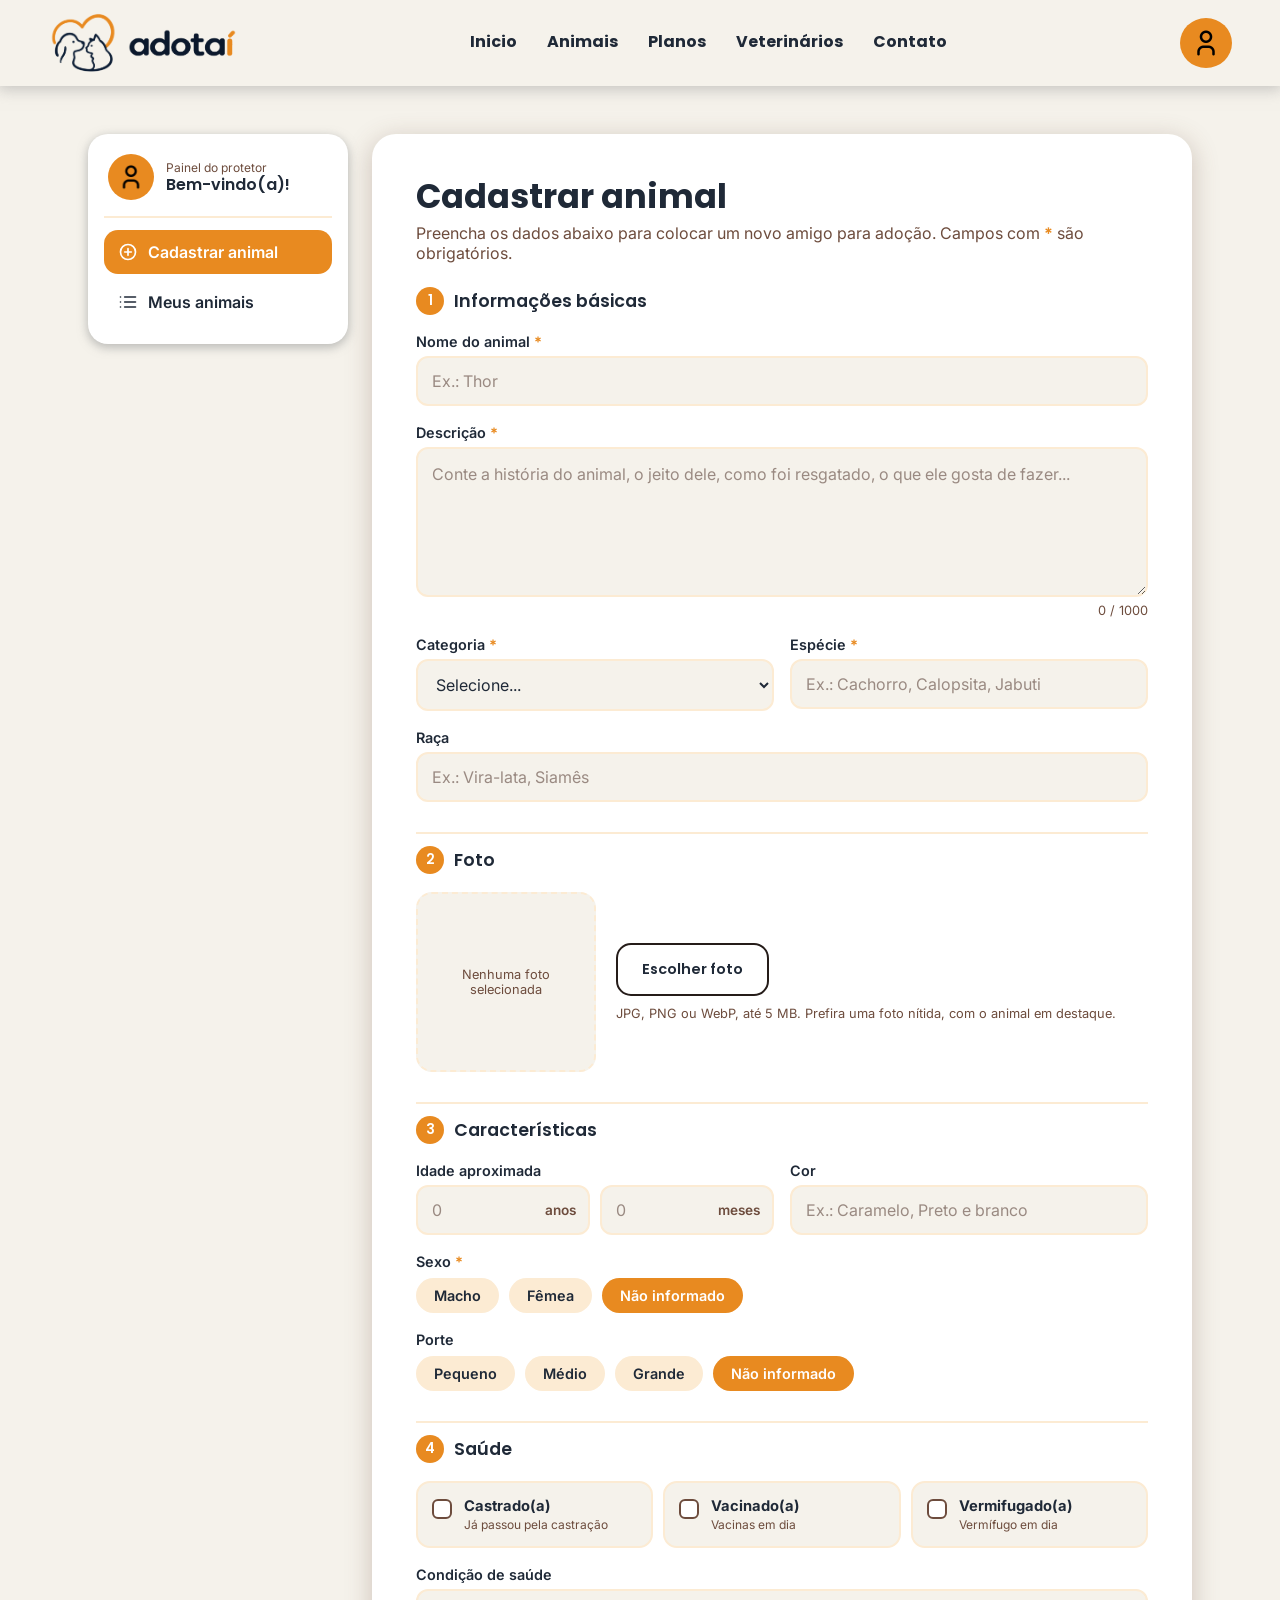
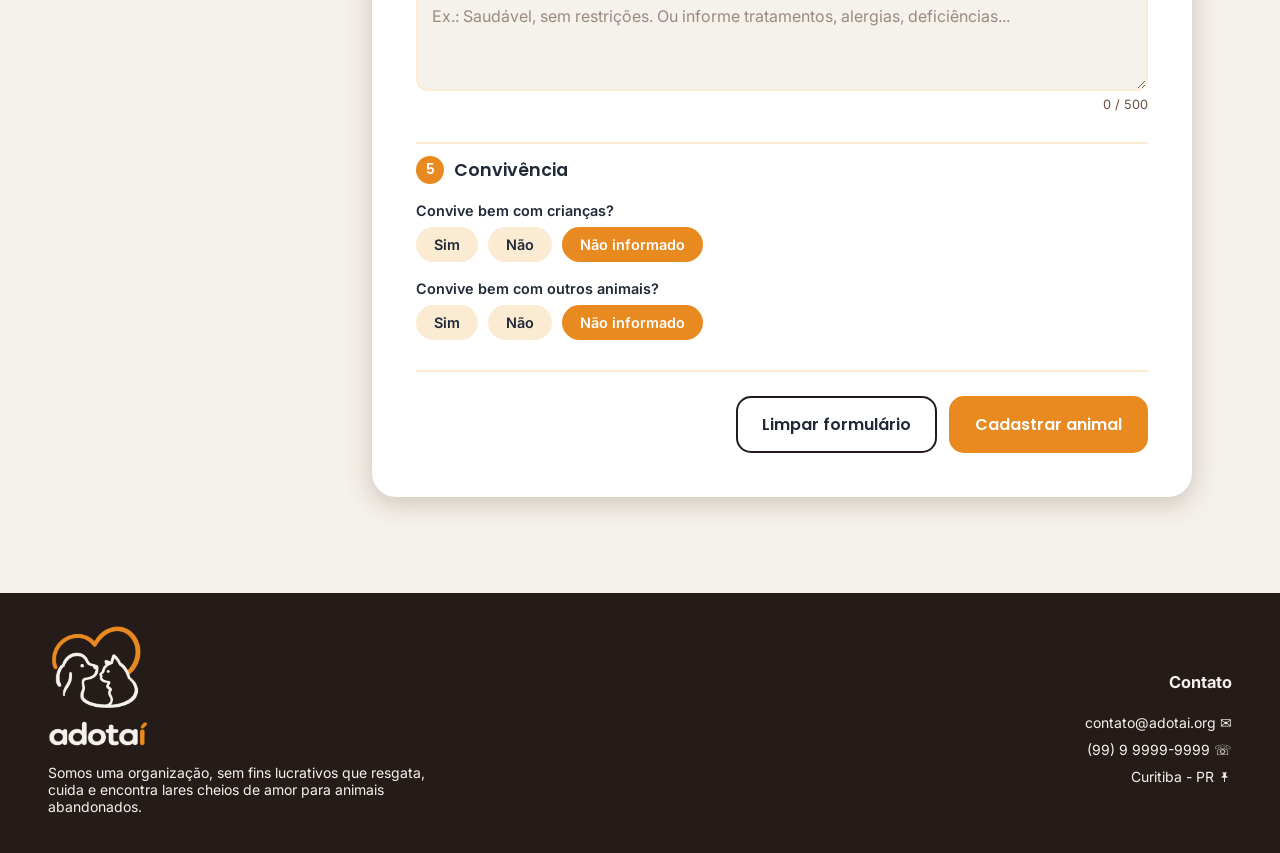
<file: pages/protetor_painel.html>
<!DOCTYPE html>
<html lang="pt-BR">
<head>
    <meta charset="UTF-8">
    <meta name="viewport" content="width=device-width, initial-scale=1.0">
    <title>Painel do Protetor | Adotaí</title>
    <link rel="stylesheet" href="../styles/index_style.css">
    <link rel="stylesheet" href="../styles/protetor_painel_style.css">
    <script src="../scripts/layout.js" defer></script>
    <script src="../scripts/header_auth.js" defer></script>
    <script src="../scripts/protetor_painel_handler.js" defer></script>
</head>
<body>
    <header id="site-header"></header>

    <main id="protetor-painel">

        <!-- ===== Menu lateral (abas) ===== -->
        <aside class="painel-lateral">
            <div class="painel-perfil">
                <span class="painel-avatar" aria-hidden="true">
                    <img src="../images/user_icon.png" alt="">
                </span>
                <div>
                    <p class="painel-perfil-rotulo">Painel do protetor</p>
                    <p class="painel-perfil-nome" id="painel-nome">Bem-vindo(a)!</p>
                </div>
            </div>

            <div class="painel-abas" role="tablist" aria-label="Seções do painel" aria-orientation="vertical">
                <button type="button" role="tab" class="painel-aba" id="aba-cadastro"
                        aria-controls="painel-cadastro" aria-selected="true">
                    <svg viewBox="0 0 24 24" width="20" height="20" fill="none" stroke="currentColor"
                         stroke-width="2" stroke-linecap="round" stroke-linejoin="round" aria-hidden="true">
                        <circle cx="12" cy="12" r="9"/><path d="M12 8v8M8 12h8"/>
                    </svg>
                    <span>Cadastrar animal</span>
                </button>

                <button type="button" role="tab" class="painel-aba" id="aba-animais"
                        aria-controls="painel-animais" aria-selected="false" tabindex="-1">
                    <svg viewBox="0 0 24 24" width="20" height="20" fill="none" stroke="currentColor"
                         stroke-width="2" stroke-linecap="round" stroke-linejoin="round" aria-hidden="true">
                        <path d="M8 6h13M8 12h13M8 18h13"/><path d="M3 6h.01M3 12h.01M3 18h.01"/>
                    </svg>
                    <span>Meus animais</span>
                </button>
            </div>
        </aside>

        <div class="painel-conteudo">

            <!-- =====================================================
                 ABA 1: CADASTRAR ANIMAL
                 Os "name" dos campos são os mesmos nomes das colunas
                 da tabela `animal` (idade_meses é calculada pelo JS; "foto" é o arquivo da imagem).
                 ===================================================== -->
            <section class="painel-card" id="painel-cadastro" role="tabpanel"
                     aria-labelledby="aba-cadastro">

                <div class="painel-titulo">
                    <h1>Cadastrar animal</h1>
                    <p>Preencha os dados abaixo para colocar um novo amigo para adoção. Campos com <span class="obrigatorio">*</span> são obrigatórios.</p>
                </div>

                <p class="aviso aviso-sucesso" id="aviso-sucesso" role="status" hidden></p>
                <p class="aviso aviso-erro" id="aviso-erro" role="alert" hidden></p>

                <form id="animal-form" novalidate>

                    <!-- ---------- 1. Informações básicas ---------- -->
                    <fieldset class="form-secao">
                        <legend>Informações básicas</legend>

                        <div class="campo" data-campo="nome_animal">
                            <label for="nome_animal">Nome do animal <span class="obrigatorio" aria-hidden="true">*</span></label>
                            <input type="text" id="nome_animal" name="nome_animal" maxlength="50"
                                   placeholder="Ex.: Thor" autocomplete="off" required
                                   aria-describedby="erro-nome_animal">
                            <p class="campo-erro" id="erro-nome_animal" hidden></p>
                        </div>

                        <div class="campo" data-campo="descricao">
                            <label for="descricao">Descrição <span class="obrigatorio" aria-hidden="true">*</span></label>
                            <textarea id="descricao" name="descricao" rows="5" maxlength="1000"
                                      placeholder="Conte a história do animal, o jeito dele, como foi resgatado, o que ele gosta de fazer..."
                                      required aria-describedby="erro-descricao"></textarea>
                            <div class="campo-rodape">
                                <p class="campo-erro" id="erro-descricao" hidden></p>
                                <span class="contador" data-contador-de="descricao">0 / 1000</span>
                            </div>
                        </div>

                        <div class="campos-linha">
                            <div class="campo" data-campo="id_categoria">
                                <label for="id_categoria">Categoria <span class="obrigatorio" aria-hidden="true">*</span></label>
                                <select id="id_categoria" name="id_categoria" required aria-describedby="erro-id_categoria">
                                    <option value="" selected disabled>Selecione...</option>
                                    <option value="1" data-especie="Cachorro">Cachorro</option>
                                    <option value="2" data-especie="Gato">Gato</option>
                                    <option value="3" data-especie="Ave">Ave</option>
                                    <option value="4" data-especie="Coelho">Coelho</option>
                                    <option value="5" data-especie="Roedor">Roedor</option>
                                    <option value="6" data-especie="Réptil">Réptil</option>
                                    <option value="7" data-especie="">Outro</option>
                                </select>
                                <p class="campo-erro" id="erro-id_categoria" hidden></p>
                            </div>

                            <div class="campo" data-campo="especie">
                                <label for="especie">Espécie <span class="obrigatorio" aria-hidden="true">*</span></label>
                                <input type="text" id="especie" name="especie" maxlength="30"
                                       placeholder="Ex.: Cachorro, Calopsita, Jabuti" autocomplete="off" required
                                       aria-describedby="erro-especie">
                                <p class="campo-erro" id="erro-especie" hidden></p>
                            </div>
                        </div>

                        <div class="campo" data-campo="raca">
                            <label for="raca">Raça</label>
                            <input type="text" id="raca" name="raca" maxlength="80"
                                   placeholder="Ex.: Vira-lata, Siamês" autocomplete="off">
                        </div>
                    </fieldset>

                    <!-- ---------- 2. Foto ---------- -->
                    <fieldset class="form-secao">
                        <legend>Foto</legend>

                        <div class="campo" data-campo="foto">
                            <div class="foto-upload">
                                <div class="foto-previa" id="foto-previa">
                                    <img id="foto-img" alt="Prévia da foto do animal" hidden>
                                    <span id="foto-vazio">Nenhuma foto selecionada</span>
                                </div>

                                <div class="foto-controles">
                                    <!-- O input fica invisível, mas continua acessível pelo teclado -->
                                    <input type="file" id="foto" name="foto" class="foto-input"
                                           accept="image/jpeg,image/png,image/webp"
                                           aria-describedby="erro-foto">
                                    <label for="foto" class="btn-secundario btn-foto">Escolher foto</label>
                                    <button type="button" class="foto-remover" id="foto-remover" hidden>Remover foto</button>
                                    <p class="campo-ajuda">JPG, PNG ou WebP, até 5 MB. Prefira uma foto nítida, com o animal em destaque.</p>
                                </div>
                            </div>
                            <p class="campo-erro" id="erro-foto" hidden></p>
                        </div>
                    </fieldset>

                    <!-- ---------- 3. Características ---------- -->
                    <fieldset class="form-secao">
                        <legend>Características</legend>

                        <div class="campos-linha">
                            <div class="campo" data-campo="idade">
                                <label for="idade_anos">Idade aproximada</label>
                                <div class="idade-grupo">
                                    <div class="input-sufixo">
                                        <input type="number" id="idade_anos" inputmode="numeric" min="0" max="50"
                                               step="1" placeholder="0" aria-describedby="erro-idade">
                                        <span>anos</span>
                                    </div>
                                    <div class="input-sufixo">
                                        <input type="number" id="idade_meses_extra" inputmode="numeric" min="0" max="11"
                                               step="1" placeholder="0" aria-label="Meses" aria-describedby="erro-idade">
                                        <span>meses</span>
                                    </div>
                                </div>
                                <p class="campo-erro" id="erro-idade" hidden></p>
                            </div>

                            <div class="campo" data-campo="cor">
                                <label for="cor">Cor</label>
                                <input type="text" id="cor" name="cor" maxlength="80"
                                       placeholder="Ex.: Caramelo, Preto e branco" autocomplete="off">
                            </div>
                        </div>

                        <!-- Campo que vai para o banco (calculado a partir de anos + meses) -->
                        <input type="hidden" id="idade_meses" name="idade_meses">

                        <fieldset class="campo-grupo">
                            <legend>Sexo <span class="obrigatorio" aria-hidden="true">*</span></legend>
                            <div class="pills">
                                <label class="pill"><input type="radio" name="sexo" value="Macho"><span>Macho</span></label>
                                <label class="pill"><input type="radio" name="sexo" value="Fêmea"><span>Fêmea</span></label>
                                <label class="pill"><input type="radio" name="sexo" value="Não informado" checked><span>Não informado</span></label>
                            </div>
                        </fieldset>

                        <fieldset class="campo-grupo">
                            <legend>Porte</legend>
                            <div class="pills">
                                <label class="pill"><input type="radio" name="porte" value="Pequeno"><span>Pequeno</span></label>
                                <label class="pill"><input type="radio" name="porte" value="Médio"><span>Médio</span></label>
                                <label class="pill"><input type="radio" name="porte" value="Grande"><span>Grande</span></label>
                                <label class="pill"><input type="radio" name="porte" value="" checked><span>Não informado</span></label>
                            </div>
                        </fieldset>
                    </fieldset>

                    <!-- ---------- 4. Saúde ---------- -->
                    <fieldset class="form-secao">
                        <legend>Saúde</legend>

                        <div class="opcoes-check">
                            <label class="opcao-check">
                                <input type="checkbox" name="castrado" value="1">
                                <span class="opcao-check-conteudo">
                                    <strong>Castrado(a)</strong>
                                    <small>Já passou pela castração</small>
                                </span>
                            </label>
                            <label class="opcao-check">
                                <input type="checkbox" name="vacinado" value="1">
                                <span class="opcao-check-conteudo">
                                    <strong>Vacinado(a)</strong>
                                    <small>Vacinas em dia</small>
                                </span>
                            </label>
                            <label class="opcao-check">
                                <input type="checkbox" name="vermifugado" value="1">
                                <span class="opcao-check-conteudo">
                                    <strong>Vermifugado(a)</strong>
                                    <small>Vermífugo em dia</small>
                                </span>
                            </label>
                        </div>

                        <div class="campo" data-campo="condicao_saude">
                            <label for="condicao_saude">Condição de saúde</label>
                            <textarea id="condicao_saude" name="condicao_saude" rows="3" maxlength="500"
                                      placeholder="Ex.: Saudável, sem restrições. Ou informe tratamentos, alergias, deficiências..."></textarea>
                            <div class="campo-rodape">
                                <span class="contador" data-contador-de="condicao_saude">0 / 500</span>
                            </div>
                        </div>
                    </fieldset>

                    <!-- ---------- 5. Convivência ---------- -->
                    <fieldset class="form-secao">
                        <legend>Convivência</legend>

                        <fieldset class="campo-grupo">
                            <legend>Convive bem com crianças?</legend>
                            <div class="pills">
                                <label class="pill"><input type="radio" name="compatibilidade_criancas" value="Sim"><span>Sim</span></label>
                                <label class="pill"><input type="radio" name="compatibilidade_criancas" value="Não"><span>Não</span></label>
                                <label class="pill"><input type="radio" name="compatibilidade_criancas" value="Não informado" checked><span>Não informado</span></label>
                            </div>
                        </fieldset>

                        <fieldset class="campo-grupo">
                            <legend>Convive bem com outros animais?</legend>
                            <div class="pills">
                                <label class="pill"><input type="radio" name="compatibilidade_animais" value="Sim"><span>Sim</span></label>
                                <label class="pill"><input type="radio" name="compatibilidade_animais" value="Não"><span>Não</span></label>
                                <label class="pill"><input type="radio" name="compatibilidade_animais" value="Não informado" checked><span>Não informado</span></label>
                            </div>
                        </fieldset>
                    </fieldset>

                    <div class="form-acoes">
                        <button type="reset" class="btn-secundario" id="btn-limpar">Limpar formulário</button>
                        <button type="submit" class="btn-salvar" id="btn-salvar">Cadastrar animal</button>
                    </div>
                </form>
            </section>

            <!-- =====================================================
                 ABA 2: MEUS ANIMAIS  (pages/protetor_painel.html#animais)
                 O JS preenche a lista com os dados de api/meus_animais.php:
                 só os animais cadastrados pelo protetor logado.
                 ===================================================== -->
            <section class="painel-card" id="painel-animais" role="tabpanel"
                     aria-labelledby="aba-animais" hidden>

                <div class="painel-titulo">
                    <h1>Meus animais</h1>
                    <p>Acompanhe os animais que você cadastrou e o andamento de cada adoção.</p>
                </div>

                <p class="meus-animais-resumo" id="meus-animais-resumo" hidden></p>

                <div class="aviso aviso-erro aviso-acao" id="meus-animais-erro" role="alert" hidden>
                    <span id="meus-animais-erro-texto"></span>
                    <button type="button" class="btn-mini" id="meus-animais-tentar">Tentar de novo</button>
                </div>

                <p class="meus-animais-carregando" id="meus-animais-carregando" role="status" hidden>Carregando seus animais...</p>

                <div class="animal-lista" id="meus-animais-lista"></div>

                <div class="vazio" id="meus-animais-vazio" hidden>
                    <img src="../images/pata_login.png" alt="">
                    <h2>Nenhum animal cadastrado ainda</h2>
                    <p>Quando você cadastrar um animal, ele aparecerá aqui.</p>
                    <button type="button" class="btn-salvar" data-ir-aba="cadastro">Cadastrar meu primeiro animal</button>
                </div>
            </section>

        </div>
    </main>
    <footer id="site-footer"></footer>
</body>
</html>
</file>
<file: styles/index_style.css>
@import url('https://fonts.googleapis.com/css2?family=Inter:wght@400;600;800&family=Poppins:wght@400;600;700&display=swap');

/* =========================================
   PALETA (Color Scheme) + VARIÁVEIS
   ========================================= */
:root {
    --laranja:  #e88a20;
    --creme:    #f5f2eb;
    --escuro:   #251c19;
    --pessego:  #fcebd3;
    --marrom:   #6d4c3d;
    --texto:    #1f2937;

    --pad-x: clamp(16px, 4vw, 48px);   /* margem lateral que cresce com a tela */
}

html {
    scroll-behavior: smooth;
}

/* =========================================
   BASE
   ========================================= */
*, *::before, *::after {
    box-sizing: border-box;
}

img {
    max-width: 100%;
    height: auto;
}

body {
    font-family: "Poppins", sans-serif;
    color: var(--texto);
    background-color: var(--creme);
    margin: 0;
    overflow-x: hidden;
}

/* =========================================
   HEADER
   ========================================= */
header {
    position: relative;
    z-index: 10;
    font-weight: bold;

    display: flex;
    justify-content: space-between;
    align-items: center;
    gap: 16px;
    padding: 8px var(--pad-x);

    box-shadow: 0 1px 15px 2px rgba(148, 148, 148, 0.52);
    background-color: var(--creme);
}

.brand {
    display: flex;
    align-items: center;
    gap: 10px;
}

.brand-icon { width: 70px; }
.brand-text { height: 36px; width: auto; }

header nav {
    display: flex;
    gap: 30px;
}

header nav a {
    border-bottom: 2px solid transparent;
    padding-bottom: 2px;
    color: var(--texto);
    text-decoration: none;
}

header nav a:hover {
    border-bottom-color: var(--laranja);
}

#adoption-header {
    color: var(--creme);
    background-color: var(--laranja);
    border-radius: 100%;
    padding: 10px 11px 3px 11px;
    text-decoration: none;
    white-space: nowrap;
}

/* Hambúrguer escondido no desktop */
#menu-toggle { display: none; }
.menu-btn    { display: none; }

/* =========================================
   HERO
   Desktop: foto à direita, texto por cima.
   Todos os filhos ocupam a mesma "célula" do grid.
   ========================================= */
#hero {
    display: grid;
    position: relative;
    overflow: hidden;
    min-height: clamp(420px, 42vw, 760px);
}

#hero > * {
    grid-area: 1 / 1;
}

#dog-hero {
    justify-self: end;
    align-self: start;
    width: 80%;
    height: 100%;
    object-fit: cover;
    object-position: center top;
    z-index: 0;

    -webkit-mask-image: linear-gradient(to right, transparent 0%, transparent 20%, black 35%, black 100%);
            mask-image: linear-gradient(to right, transparent 0%, transparent 20%, black 35%, black 100%);
}

#banner-transparency {
    width: 100%;
    height: 100%;
    max-width: none;
    object-fit: cover;
    object-position: top;
    z-index: 1;
    pointer-events: none;
}

#hero-card {
    position: relative;
    z-index: 2;
    align-self: center;

    max-width: min(620px, 55%);
    padding: 40px var(--pad-x) 80px;
    font-size: clamp(1rem, 1.3vw, 1.3rem);
}

#hero-card h1 {
    margin: 0;
    font-size: clamp(1.9rem, 3.6vw, 3.2rem);
    line-height: 1.15;
}

#hero-card h1 .destaque {
    display: block;
    color: var(--laranja);
}

#hero-card p {
    margin: 16px 0 24px;
}

.hero-buttons {
    display: flex;
    flex-wrap: wrap;
    gap: 12px;
}

.btn {
    display: inline-block;
    padding: 15px 20px;
    border-radius: 15px;
    border: 2px solid var(--escuro);
    text-decoration: none;
    font-size: 100%;
    cursor: pointer;
    color: var(--texto);
}

.btn-primary {
    background-color: var(--laranja);
    border-color: var(--laranja);
    color: #fff;
}

/* =========================================
   COMO ADOTAR
   ========================================= */
   
#como-adotar {
    padding: 0 var(--pad-x);
    margin-top: 0;
    text-align: center;
}

#como-adotar h1 {
    font-family: 'Inter', sans-serif;
    margin-bottom: 24px;
    font-size: clamp(1.5rem, 3vw, 2rem);
}

#como-adotar-cards {
    display: grid;
    grid-template-columns: repeat(auto-fit, minmax(220px, 1fr));
    gap: 32px 24px;
    max-width: 1200px;
    margin: 0 auto;
}

.step_card {
    display: flex;
    flex-direction: column;
    align-items: center;
}

.step_card img {
    width: min(200px, 100%);
    height: 200px;
    object-fit: contain;
}

.step_card span {
    font-family: 'Inter', sans-serif;
    font-weight: bold;
    margin: 8px 0 10px;
}

.step_card p {
    font-family: 'Inter', sans-serif;
    margin: 0;
    max-width: 24ch;
    text-wrap: balance;
}

/* =========================================
   ANIMAIS DISPONIVEIS
   ========================================= */
#animais-disponiveis {
    display: flex;
    flex-direction: column;
    align-items: center;
    padding: 0 var(--pad-x);
    margin-top: 32px;
}

#animais-disponiveis h1 {
    text-align: center;
    font-size: clamp(1.5rem, 3vw, 2rem);
}

.radio-button-group {
    display: flex;
    flex-wrap: wrap;
    justify-content: center;
    gap: 10px;
    font-family: sans-serif;
}

.custom-radio { cursor: pointer; }
.custom-radio input { display: none; }

.custom-radio span {
    display: inline-block;
    padding: 10px 20px;
    border-radius: 20px;
    background-color: var(--pessego);
    font-weight: 600;
    transition: all 0.2s ease-in-out;
}

.custom-radio:hover span {
    color: #ffffffe5;
    background-color: #e88b20d0;
}

.custom-radio input:checked + span {
    background-color: var(--laranja);
    color: #fff;
}

#animal-card-list {
    display: grid;
    grid-template-columns: repeat(auto-fill, minmax(260px, 1fr));
    gap: 32px;
    width: 100%;
    max-width: 1200px;
    margin-top: 40px;
}

.animal-card {
    display: flex;
    flex-direction: column;
    overflow: hidden;
    padding-bottom: 16px;
    background-color: #fff;
    font-family: 'Inter', sans-serif;
    border-radius: 16px;
    box-shadow: 0 3px 10px 1px #909191c4;
}

.animal-card img {
    width: 100%;
    height: 200px;
    object-fit: cover;
}

.animal-title {
    display: flex;
    align-items: center;
    gap: 10px;
    padding: 12px 16px 0;
}

.animal-title h2 {
    margin: 0;
    padding-bottom: 3px;
}

.animal-sex {
    font-size: 11px;
    font-weight: bold;
    border-radius: 20px;
    padding: 5px 8px;
    background-color: lightblue;
}

.animal-card p {
    margin: 10px 16px 0;
}

/* =========================================
   FOOTER
   ========================================= */
footer {
    display: flex;
    flex-wrap: wrap;
    justify-content: space-between;
    align-items: center;
    gap: 24px;
    margin-top: 48px;
    padding: 24px var(--pad-x);

    color: var(--creme);
    background-color: var(--escuro);
    font-size: 14px;
    font-family: 'Inter', sans-serif;
}

#footer-logo {
    display: flex;
    flex-direction: column;
    max-width: 380px;
}

.footer-brand {
    display: flex;
    flex-direction: column;
    width: 100px;
}

.footer-brand img { width: 100px; }

#footer-contato {
    display: flex;
    flex-direction: column;
    align-items: flex-end;
    text-align: right;
}

#footer-contato p { margin-block: 5px; }

/* =========================================
   TABLET E CELULAR  (até 900px)
   Menu vira hambúrguer
   ========================================= */
@media (max-width: 900px) {
    header { flex-wrap: wrap; }

    .menu-btn {
        display: flex;
        flex-direction: column;
        justify-content: center;
        gap: 5px;
        width: 44px;
        height: 44px;
        padding: 10px;
        cursor: pointer;
    }

    .menu-btn span {
        display: block;
        height: 3px;
        border-radius: 2px;
        background: var(--escuro);
        transition: transform 0.2s, opacity 0.2s;
    }

    /* menu e botão "Quero Adotar" ficam escondidos até clicar */
    header nav,
    #adoption-header {
        display: none;
        width: 100%;
    }

    header nav {
        flex-direction: column;
        gap: 0;
        order: 3;
    }

    header nav a {
        padding: 14px 4px;
        border-bottom: 1px solid var(--pessego);
    }

    #adoption-header {
        order: 4;
        text-align: center;
        margin: 8px 0 12px;
        border-radius: 30px;
    }

    #menu-toggle:checked ~ nav { display: flex; }
    #menu-toggle:checked ~ #adoption-header { display: block; }

    /* hambúrguer vira "X" */
    #menu-toggle:checked ~ .menu-btn span:nth-child(1) { transform: translateY(8px) rotate(45deg); }
    #menu-toggle:checked ~ .menu-btn span:nth-child(2) { opacity: 0; }
    #menu-toggle:checked ~ .menu-btn span:nth-child(3) { transform: translateY(-8px) rotate(-45deg); }

    #hero-card { max-width: 50%; }

    /* passos em 2x2 (evita 3 + 1 sozinho) */
    #como-adotar-cards { grid-template-columns: repeat(2, 1fr); }
}

/* =========================================
   CELULAR  (até 640px)
   Hero empilha: foto em cima, texto embaixo
   ========================================= */
@media (max-width: 640px) {
    #hero {
        display: block;
        min-height: 0;
    }

    #banner-transparency { display: none; }

    #dog-hero {
        display: block;
        width: 100%;
        height: auto;
        aspect-ratio: 4 / 3;
        object-position: 70% center;

        /* degradê vertical: a foto some suavemente no fundo creme */
        -webkit-mask-image: linear-gradient(to bottom, black 60%, transparent 100%);
                mask-image: linear-gradient(to bottom, black 60%, transparent 100%);
    }

    #hero-card {
        max-width: none;
        margin-top: -40px;
        padding: 0 var(--pad-x) 16px;
        text-align: center;
        font-size: 1rem;
    }

    .hero-buttons {
        flex-direction: column;
    }

    .btn { text-align: center; }

    .brand-icon { width: 56px; }
    .brand-text { height: 28px; }

    /* passos em 2 colunas, ícones menores */
    #como-adotar-cards {
        grid-template-columns: repeat(2, 1fr);
        gap: 24px 12px;
    }
    .step_card img { width: min(120px, 100%); height: 120px; }
    .step_card span { font-size: 0.9rem; }
    .step_card p { font-size: 0.85rem; }

    footer {
        flex-direction: column;
        align-items: center;
        text-align: center;
    }

    #footer-logo { align-items: center; }

    #footer-contato {
        align-items: center;
        text-align: center;
    }
}
</file>
<file: styles/painel_admin_style.css>
/* =========================================
   PAINEL ADMINISTRATIVO
   Usa as variáveis de cor definidas em index_style.css
   (--laranja, --creme, --escuro, --pessego, --marrom, --texto, --pad-x)
   Carregue DEPOIS do index_style.css.
   ========================================= */

/* O atributo [hidden] precisa ganhar de qualquer "display" definido abaixo */
[hidden] { display: none !important; }

/* ---------- Rodapé sempre no fim da tela ----------
   O body vira uma coluna com, no mínimo, a altura da janela e o conteúdo (#admin-painel)
   ocupa toda a sobra. Assim, em qualquer aba:
     - pouco conteúdo -> o footer fica colado na borda de baixo da tela;
     - muito conteúdo -> o footer vem depois dele e a página rola normalmente.
   Este arquivo só é carregado por admin_painel.html, então o body aqui não afeta outras páginas. */
body {
    display: flex;
    flex-direction: column;
    min-height: 100vh;
    min-height: 100dvh;   /* celular: acompanha a barra de endereço que aparece e some */
}

/* ---------- Estrutura: menu lateral + conteúdo ---------- */
#admin-painel {
    display: grid;
    grid-template-columns: 260px minmax(0, 1fr);
    gap: 24px;
    align-items: start;
    align-content: start;   /* a altura extra não estica as linhas da grade (evita vão entre menu e conteúdo no celular) */
    flex: 1 0 auto;         /* ocupa a sobra da tela e empurra o footer para baixo */
    width: 100%;            /* com margin auto, num body em coluna, a largura encolheria sem isto */
    max-width: 1200px;
    margin: 0 auto;
    padding: clamp(24px, 4vw, 48px) var(--pad-x);
    font-family: 'Inter', sans-serif;
}

.painel-conteudo {
    display: flex;
    flex-direction: column;
    gap: 16px;
    min-width: 0;
}

/* ---------- Menu lateral ---------- */
.painel-lateral {
    position: sticky;
    top: 16px;
    padding: 20px 16px;
    background-color: #fff;
    border-radius: 20px;
    box-shadow: 0 3px 10px 1px rgba(144, 145, 145, 0.55);
}

.painel-perfil {
    display: flex;
    align-items: center;
    gap: 12px;
    padding: 0 4px 16px;
    margin-bottom: 12px;
    border-bottom: 2px solid var(--pessego);
}

.painel-avatar {
    flex-shrink: 0;
    display: grid;
    place-items: center;
    width: 46px;
    height: 46px;
    border-radius: 100%;
    background-color: var(--laranja);
}

.painel-avatar img { display: block; height: 28px; width: auto; }

.painel-perfil p { margin: 0; }

.painel-perfil-rotulo {
    font-size: 0.75rem;
    color: var(--marrom);
}

.painel-perfil-nome {
    font-family: "Poppins", sans-serif;
    font-weight: 600;
    overflow-wrap: anywhere;
    line-height: 1.25;
}

.painel-abas {
    display: flex;
    flex-direction: column;
    gap: 6px;
}

.painel-aba {
    display: flex;
    align-items: center;
    gap: 10px;
    width: 100%;
    padding: 12px 14px;
    border: 0;
    border-radius: 14px;
    background-color: transparent;
    color: var(--texto);
    font: inherit;
    font-weight: 600;
    text-align: left;
    cursor: pointer;
    transition: background-color 0.2s, color 0.2s;
}

.painel-aba svg { flex-shrink: 0; }
.painel-aba-texto { flex: 1; }

.painel-aba:hover { background-color: var(--pessego); }

.painel-aba[aria-selected="true"] {
    background-color: var(--laranja);
    color: #fff;
}

.painel-aba:focus-visible {
    outline: 3px solid var(--escuro);
    outline-offset: 2px;
}

/* Bolinha com a quantidade de pendências */
.painel-aba-badge {
    min-width: 22px;
    padding: 1px 7px;
    border-radius: 20px;
    background-color: var(--laranja);
    color: #fff;
    font-size: 0.75rem;
    font-weight: 700;
    text-align: center;
}

.painel-aba[aria-selected="true"] .painel-aba-badge {
    background-color: #fff;
    color: var(--laranja);
}

/* ---------- Cartão de conteúdo ---------- */
.painel-card {
    padding: clamp(20px, 4vw, 44px);
    background-color: #fff;
    border-radius: 24px;
    box-shadow: 0 6px 24px 2px rgba(109, 76, 61, 0.25);
}

.painel-titulo { margin-bottom: 24px; }

.painel-titulo h1 {
    margin: 0;
    font-family: "Poppins", sans-serif;
    font-size: clamp(1.6rem, 3vw, 2.1rem);
    line-height: 1.15;
}

.painel-titulo p {
    margin: 6px 0 0;
    color: var(--marrom);
}

/* ---------- Avisos ---------- */
.aviso {
    margin: 0;
    padding: 12px 14px;
    border-radius: 10px;
    font-size: 0.9rem;
}

.aviso.sucesso {
    border: 1px solid #9fd3ab;
    background-color: #e9f6ec;
    color: #1e5b2e;
}

.aviso.erro {
    border: 1px solid #e5a3a3;
    background-color: #fdecec;
    color: #8a1f1f;
}

/* ---------- Visão geral: números ---------- */
.stats {
    display: grid;
    grid-template-columns: repeat(auto-fit, minmax(210px, 1fr));
    gap: 16px;
}

.stat {
    display: flex;
    flex-direction: column;
    gap: 6px;
    padding: 20px;
    background-color: var(--creme);
    border: 2px solid var(--pessego);
    border-radius: 16px;
    font: inherit;
    color: var(--texto);
    text-align: left;
}

.stat strong {
    font-family: "Poppins", sans-serif;
    font-size: 2.2rem;
    line-height: 1;
}

.stat span {
    font-size: 0.9rem;
    color: var(--marrom);
}

/* Os que levam a uma aba são clicáveis */
.stat-destaque {
    cursor: pointer;
    transition: border-color 0.2s, box-shadow 0.2s, transform 0.1s;
}

.stat-destaque strong { color: var(--laranja); }

.stat-destaque:hover {
    border-color: var(--laranja);
    box-shadow: 0 0 0 3px rgba(232, 138, 32, 0.22);
}

.stat-destaque:active { transform: scale(0.98); }

.stat-destaque:focus-visible {
    outline: 3px solid var(--escuro);
    outline-offset: 2px;
}

/* ---------- Barra de filtros ---------- */
.barra {
    display: flex;
    flex-wrap: wrap;
    align-items: center;
    justify-content: space-between;
    gap: 12px 16px;
    margin-bottom: 20px;
}

.pills {
    display: flex;
    flex-wrap: wrap;
    gap: 10px;
}

.pill {
    position: relative;
    cursor: pointer;
}

/* O radio fica invisível, mas continua acessível pelo teclado */
.pill input {
    position: absolute;
    opacity: 0;
    inset: 0;
    width: 100%;
    height: 100%;
    margin: 0;
    cursor: pointer;
}

.pill span {
    display: inline-block;
    padding: 9px 18px;
    border-radius: 20px;
    background-color: var(--pessego);
    font-weight: 600;
    font-size: 0.9rem;
    transition: background-color 0.2s, color 0.2s;
}

.pill:hover span { background-color: #f6d9b0; }

.pill input:checked + span {
    background-color: var(--laranja);
    color: #fff;
}

.pill input:focus-visible + span {
    outline: 3px solid var(--escuro);
    outline-offset: 2px;
}

.busca {
    width: min(320px, 100%);
    padding: 11px 14px;
    font: inherit;
    font-size: 0.9rem;
    color: var(--texto);
    background-color: var(--creme);
    border: 2px solid var(--pessego);
    border-radius: 12px;
    transition: border-color 0.2s, box-shadow 0.2s;
}

.busca:focus {
    outline: none;
    border-color: var(--laranja);
    box-shadow: 0 0 0 4px rgba(232, 138, 32, 0.22);
}

/* ---------- Listas ---------- */
.lista {
    display: flex;
    flex-direction: column;
    gap: 14px;
}

.lista-aviso {
    margin: 0 0 4px;
    padding: 28px 12px;
    text-align: center;
    color: var(--marrom);
}

.item {
    display: grid;
    grid-template-columns: auto minmax(0, 1fr) auto;
    align-items: center;
    gap: 16px;
    padding: 14px;
    background-color: #fff;
    border: 2px solid var(--pessego);
    border-radius: 16px;
}

.item-foto,
.item-inicial {
    flex-shrink: 0;
    width: 84px;
    height: 84px;
    border-radius: 14px;
    object-fit: cover;
}

.item-inicial {
    display: grid;
    place-items: center;
    background-color: var(--pessego);
    color: var(--marrom);
    font-family: "Poppins", sans-serif;
    font-size: 1.8rem;
    font-weight: 700;
}

.item-info { min-width: 0; }

.item-titulo {
    display: flex;
    flex-wrap: wrap;
    align-items: center;
    gap: 6px 10px;
    margin: 0 0 4px;
    font-family: "Poppins", sans-serif;
    font-size: 1.05rem;
    font-weight: 600;
    overflow-wrap: anywhere;
}

.item-linha {
    margin: 2px 0 0;
    font-size: 0.85rem;
    color: var(--marrom);
    overflow-wrap: anywhere;
}

.item-texto {
    margin: 8px 0 0;
    font-size: 0.9rem;
    overflow-wrap: anywhere;
    white-space: pre-line;
}

.item-acoes {
    display: flex;
    flex-wrap: wrap;
    justify-content: flex-end;
    gap: 8px;
}

/* Chamados de suporte ocupam a largura toda (o campo de resposta fica embaixo) */
.item-suporte { grid-template-columns: minmax(0, 1fr); }

.resposta-box {
    margin-top: 12px;
    padding: 12px 14px;
    border-radius: 12px;
    background-color: #e9f6ec;
    color: #1e5b2e;
    font-size: 0.9rem;
    white-space: pre-line;
}

.resposta-box strong { display: block; margin-bottom: 2px; }

.resposta-form { margin-top: 12px; }

.resposta-form .campo { margin-bottom: 10px; }

/* ---------- Selos (status) ---------- */
.selo {
    display: inline-block;
    padding: 3px 10px;
    border-radius: 20px;
    font-family: 'Inter', sans-serif;
    font-size: 0.72rem;
    font-weight: 700;
    white-space: nowrap;
}

.selo-pendente    { background-color: var(--pessego); color: #8a4b00; }
.selo-aprovado    { background-color: #e9f6ec; color: #1e5b2e; }
.selo-recusado    { background-color: #fdecec; color: #8a1f1f; }
.selo-disponivel  { background-color: #e6f0fb; color: #1d4a7a; }
.selo-em-processo { background-color: #fff4cc; color: #7a5b00; }
.selo-adotado     { background-color: #ececec; color: #444; }
.selo-neutro      { background-color: var(--creme); color: var(--marrom); }

/* ---------- Botões ---------- */
.btn-salvar,
.btn-secundario,
.btn-perigo,
.btn-mini {
    border-radius: 12px;
    font-family: "Poppins", sans-serif;
    font-weight: 600;
    cursor: pointer;
    transition: filter 0.2s, transform 0.1s, background-color 0.2s;
}

.btn-salvar,
.btn-secundario,
.btn-perigo {
    padding: 12px 22px;
    font-size: 0.95rem;
    border: 2px solid transparent;
}

.btn-salvar { background-color: var(--laranja); border-color: var(--laranja); color: #fff; }

.btn-secundario { background-color: transparent; border-color: var(--escuro); color: var(--texto); }
.btn-secundario:hover { background-color: var(--pessego); }

.btn-perigo { background-color: transparent; border-color: #c0504d; color: #8a1f1f; }
.btn-perigo:hover { background-color: #fdecec; }

/* Botões pequenos dentro das listas */
.btn-mini {
    padding: 8px 14px;
    font-size: 0.82rem;
    border: 2px solid var(--escuro);
    background-color: transparent;
    color: var(--texto);
}

.btn-mini:hover { background-color: var(--pessego); }

.btn-mini.aprovar { background-color: var(--laranja); border-color: var(--laranja); color: #fff; }
.btn-mini.aprovar:hover { background-color: var(--laranja); filter: brightness(0.93); }

.btn-mini.recusar { border-color: #c0504d; color: #8a1f1f; }
.btn-mini.recusar:hover { background-color: #fdecec; }

.btn-salvar:hover:not(:disabled) { filter: brightness(0.93); }
.btn-salvar:active:not(:disabled),
.btn-mini:active:not(:disabled) { transform: scale(0.97); }

button:disabled {
    opacity: 0.6;
    cursor: wait;
}

.btn-salvar:focus-visible,
.btn-secundario:focus-visible,
.btn-perigo:focus-visible,
.btn-mini:focus-visible,
.janela-fechar:focus-visible {
    outline: 3px solid var(--escuro);
    outline-offset: 2px;
}

/* ---------- Campos (mesmo visual do login / cadastro) ---------- */
.campo {
    display: flex;
    flex-direction: column;
    gap: 6px;
    margin-bottom: 18px;
}

.campo label {
    font-weight: 600;
    font-size: 0.9rem;
}

.campo-dica {
    font-weight: 400;
    color: var(--marrom);
}

.campo textarea {
    width: 100%;
    padding: 13px 14px;
    font: inherit;
    color: var(--texto);
    background-color: var(--creme);
    border: 2px solid var(--pessego);
    border-radius: 12px;
    resize: vertical;
    min-height: 80px;
    line-height: 1.5;
    transition: border-color 0.2s, box-shadow 0.2s;
}

.campo textarea::placeholder { color: #9a8a82; }

.campo textarea:focus {
    outline: none;
    border-color: var(--laranja);
    box-shadow: 0 0 0 4px rgba(232, 138, 32, 0.22);
}

.campo.tem-erro textarea { border-color: #d46a6a; }

.campo-erro {
    margin: 0;
    color: #8a1f1f;
    font-size: 0.82rem;
}

/* ---------- Janelas (<dialog>) ---------- */
.janela {
    width: min(640px, calc(100% - 32px));
    max-height: calc(100vh - 32px);
    padding: 0;
    border: 0;
    border-radius: 24px;
    background-color: #fff;
    color: var(--texto);
    font-family: 'Inter', sans-serif;
    box-shadow: 0 10px 40px rgba(37, 28, 25, 0.35);
    overflow: hidden;
}

.janela[open] {
    display: flex;
    flex-direction: column;
}

.janela::backdrop { background-color: rgba(37, 28, 25, 0.55); }

.janela-pequena { width: min(440px, calc(100% - 32px)); }

.janela-topo {
    display: flex;
    justify-content: space-between;
    align-items: center;
    gap: 12px;
    margin: 0;
    padding: 18px 24px 12px;
}

.janela-topo h2 {
    margin: 0;
    font-family: "Poppins", sans-serif;
    font-size: 1.4rem;
}

.janela-fechar {
    width: 40px;
    height: 40px;
    border: 0;
    border-radius: 100%;
    background-color: var(--creme);
    font-size: 1.6rem;
    line-height: 1;
    cursor: pointer;
}

.janela-fechar:hover { background-color: var(--pessego); }

.janela-corpo {
    padding: 8px 24px 16px;
    overflow-y: auto;
}

.janela-pequena .janela-corpo { padding-top: 24px; }

.janela-corpo h2 {
    margin: 0 0 8px;
    font-family: "Poppins", sans-serif;
    font-size: 1.3rem;
}

.janela-corpo p { margin: 0; }

.janela-foto {
    display: block;
    width: 100%;
    max-height: 280px;
    margin-bottom: 14px;
    object-fit: cover;
    border-radius: 16px;
}

.janela-badges {
    display: flex;
    flex-wrap: wrap;
    gap: 8px;
    margin-bottom: 14px;
}

.detalhes {
    display: grid;
    grid-template-columns: repeat(2, minmax(0, 1fr));
    gap: 12px 16px;
    margin: 0 0 20px;
}

.detalhes div { min-width: 0; }

.detalhes .largo { grid-column: 1 / -1; }

.detalhes dt {
    font-size: 0.75rem;
    font-weight: 600;
    color: var(--marrom);
}

.detalhes dd {
    margin: 2px 0 0;
    font-size: 0.92rem;
    overflow-wrap: anywhere;
    white-space: pre-line;
}

.janela-acoes {
    display: flex;
    justify-content: flex-end;
    flex-wrap: wrap;
    gap: 10px;
    padding: 14px 24px 20px;
    border-top: 2px solid var(--pessego);
}

/* =========================================
   TABLET (até 900px): o menu lateral vira
   uma barra de abas no topo
   ========================================= */
@media (max-width: 900px) {
    #admin-painel {
        grid-template-columns: 1fr;
        gap: 16px;
    }

    .painel-lateral {
        position: static;
        padding: 14px;
    }

    .painel-perfil {
        padding-bottom: 12px;
        margin-bottom: 10px;
    }

    .painel-abas {
        flex-direction: row;
        flex-wrap: wrap;
        gap: 8px;
    }

    .painel-aba {
        width: auto;
        flex: 1 1 140px;
        justify-content: center;
        padding: 11px 12px;
    }

    .painel-aba-texto { flex: 0 1 auto; }

    /* itens das listas: ações descem para baixo das informações */
    .item { grid-template-columns: auto minmax(0, 1fr); }

    .item-acoes {
        grid-column: 1 / -1;
        justify-content: flex-start;
    }
}

/* =========================================
   CELULAR (até 560px)
   ========================================= */
@media (max-width: 560px) {
    .painel-aba svg { display: none; }
    .painel-aba { font-size: 0.88rem; flex-basis: 45%; }

    .busca { width: 100%; }

    .item-foto,
    .item-inicial { width: 64px; height: 64px; }

    .item-acoes .btn-mini { flex: 1; }

    .detalhes { grid-template-columns: 1fr; }

    .janela-acoes { flex-direction: column-reverse; }
    .janela-acoes button { width: 100%; }
}

/* Aviso das ações fica visível mesmo com a página rolada */
.aviso {
    position: sticky;
    top: 12px;
    z-index: 5;
    box-shadow: 0 4px 14px rgba(37, 28, 25, 0.18);
}


/* =========================================
   TEXTOS LONGOS SEM QUEBRAR O LAYOUT
   Limites do cadastro do animal: nome 50, espécie 30, raça/cor 80,
   condição de saúde 500, descrição 1000 (e observação do admin, 1000).
   Palavras compridas e sem espaço quebram em qualquer ponto, e a
   janela de detalhes rola sem barra de rolagem, com um degradê no
   rodapé que avisa que ainda há conteúdo (igual ao card em destaque
   do catálogo de animais).
   ========================================= */

/* Itens que precisam poder encolher abaixo do tamanho do texto */
.janela,
.janela-corpo,
.janela-topo h2,
.detalhes div,
.detalhes dd,
.campo,
.campo textarea { min-width: 0; }

/* Título da janela (nome do animal, até 50 caracteres) */
.janela-topo h2 {
    line-height: 1.2;
    overflow-wrap: anywhere;
}

.janela-fechar { flex-shrink: 0; }

.janela-badges .selo { flex-shrink: 0; }

/* Valores dos detalhes e mensagens: quebram em qualquer ponto */
.detalhes dd,
.detalhes dt,
.campo-erro,
.janela-corpo p,
.resposta-box,
.aviso {
    overflow-wrap: anywhere;
}

/* Janela de detalhes: rola sem mostrar a barra, para as bordas arredondadas ficarem limpas */
.janela-corpo {
    scrollbar-width: none;          /* Firefox */
    -ms-overflow-style: none;       /* Edge/IE antigos */
}

.janela-corpo::-webkit-scrollbar { display: none; }   /* Chrome, Safari, Edge */

/* Degradê no rodapé da área rolável: só aparece enquanto há mais conteúdo para rolar
   (a classe "tem-mais" é ligada e desligada pelo painel_admin_handler.js).
   Fica preso ao topo da faixa de botões, por isso encosta exatamente na borda inferior
   da área rolável, sem depender do padding dela. */
.janela-acoes { position: relative; }

.janela-acoes::before {
    content: "";
    position: absolute;
    left: 0;
    right: 0;
    bottom: 100%;                   /* logo acima da faixa de botões */
    height: 56px;
    background: linear-gradient(to bottom, rgba(255, 255, 255, 0), #fff 85%);
    pointer-events: none;           /* não atrapalha cliques nem toques no conteúdo por baixo */
    opacity: 0;
    transition: opacity 0.2s ease;
}

.janela-corpo.tem-mais + .janela-acoes::before { opacity: 1; }

@media (prefers-reduced-motion: reduce) {
    .janela-acoes::before { transition: none; }
}
</file>
<file: styles/protetor_painel_style.css>
/* =========================================
   PAINEL DO PROTETOR
   Usa as variáveis de cor definidas em index_style.css
   (--laranja, --creme, --escuro, --pessego, --marrom, --texto, --pad-x)
   Carregue DEPOIS do index_style.css.
   ========================================= */

/* O atributo [hidden] precisa ganhar de qualquer "display" definido abaixo */
[hidden] { display: none !important; }

/* ---------- Estrutura: menu lateral + conteúdo ---------- */
#protetor-painel {
    display: grid;
    grid-template-columns: 260px minmax(0, 1fr);
    gap: 24px;
    align-items: start;
    max-width: 1200px;
    margin: 0 auto;
    padding: clamp(24px, 4vw, 48px) var(--pad-x);
    font-family: 'Inter', sans-serif;
}

/* ---------- Menu lateral ---------- */
.painel-lateral {
    position: sticky;
    top: 16px;
    padding: 20px 16px;
    background-color: #fff;
    border-radius: 20px;
    box-shadow: 0 3px 10px 1px rgba(144, 145, 145, 0.55);
}

.painel-perfil {
    display: flex;
    align-items: center;
    gap: 12px;
    padding: 0 4px 16px;
    margin-bottom: 12px;
    border-bottom: 2px solid var(--pessego);
}

.painel-avatar {
    flex-shrink: 0;
    display: grid;
    place-items: center;
    width: 46px;
    height: 46px;
    border-radius: 100%;
    background-color: var(--laranja);
}

.painel-avatar img {
    display: block;
    height: 28px;
    width: auto;
}

.painel-perfil p { margin: 0; }

.painel-perfil-rotulo {
    font-size: 0.75rem;
    color: var(--marrom);
}

.painel-perfil-nome {
    font-family: "Poppins", sans-serif;
    font-weight: 600;
    overflow-wrap: anywhere;
    line-height: 1.25;
}

.painel-abas {
    display: flex;
    flex-direction: column;
    gap: 6px;
}

.painel-aba {
    display: flex;
    align-items: center;
    gap: 10px;
    width: 100%;
    padding: 12px 14px;
    border: 0;
    border-radius: 14px;
    background-color: transparent;
    color: var(--texto);
    font: inherit;
    font-weight: 600;
    text-align: left;
    cursor: pointer;
    transition: background-color 0.2s, color 0.2s;
}

.painel-aba svg { flex-shrink: 0; }

.painel-aba:hover {
    background-color: var(--pessego);
}

.painel-aba[aria-selected="true"] {
    background-color: var(--laranja);
    color: #fff;
}

.painel-aba:focus-visible {
    outline: 3px solid var(--escuro);
    outline-offset: 2px;
}

/* ---------- Cartão de conteúdo ---------- */
.painel-card {
    padding: clamp(20px, 4vw, 44px);
    background-color: #fff;
    border-radius: 24px;
    box-shadow: 0 6px 24px 2px rgba(109, 76, 61, 0.25);
}

.painel-titulo { margin-bottom: 24px; }

.painel-titulo h1 {
    margin: 0;
    font-family: "Poppins", sans-serif;
    font-size: clamp(1.6rem, 3vw, 2.1rem);
    line-height: 1.15;
}

.painel-titulo p {
    margin: 6px 0 0;
    color: var(--marrom);
}

.obrigatorio {
    color: var(--laranja);
    font-weight: 700;
}

/* ---------- Avisos (sucesso / erro) ---------- */
.aviso {
    margin: 0 0 22px;
    padding: 12px 14px;
    border-radius: 10px;
    font-size: 0.9rem;
}

.aviso-erro {
    border: 1px solid #e5a3a3;
    background-color: #fdecec;
    color: #8a1f1f;
}

.aviso-sucesso {
    border: 1px solid #9fd3ab;
    background-color: #e9f6ec;
    color: #1e5b2e;
}

/* ---------- Seções do formulário ---------- */
#animal-form { counter-reset: secao; }

.form-secao {
    counter-increment: secao;
    min-width: 0;
    margin: 0 0 12px;
    padding: 0 0 12px;
    border: 0;
    border-bottom: 2px solid var(--pessego);
}

.form-secao > legend {
    display: flex;
    align-items: center;
    gap: 10px;
    margin-bottom: 18px;
    padding: 0;
    font-family: "Poppins", sans-serif;
    font-size: 1.1rem;
    font-weight: 600;
}

/* bolinha laranja numerada antes do título de cada seção */
.form-secao > legend::before {
    content: counter(secao);
    display: grid;
    place-items: center;
    width: 28px;
    height: 28px;
    border-radius: 100%;
    background-color: var(--laranja);
    color: #fff;
    font-size: 0.85rem;
}

/* ---------- Campos (mesmo visual do login / cadastro) ---------- */
.campo {
    display: flex;
    flex-direction: column;
    gap: 6px;
    margin-bottom: 18px;
}

.campo label,
.campo-grupo > legend {
    font-weight: 600;
    font-size: 0.9rem;
}

.campo input,
.campo select,
.campo textarea {
    width: 100%;
    padding: 13px 14px;
    font: inherit;
    color: var(--texto);
    background-color: var(--creme);
    border: 2px solid var(--pessego);
    border-radius: 12px;
    transition: border-color 0.2s, box-shadow 0.2s;
}

.campo textarea {
    resize: vertical;
    min-height: 90px;
    line-height: 1.5;
}

.campo input::placeholder,
.campo textarea::placeholder {
    color: #9a8a82;
}

.campo input:focus,
.campo select:focus,
.campo textarea:focus {
    outline: none;
    border-color: var(--laranja);
    box-shadow: 0 0 0 4px rgba(232, 138, 32, 0.22);
}

/* Campo com erro (classe aplicada pelo JS) */
.campo.tem-erro input,
.campo.tem-erro select,
.campo.tem-erro textarea {
    border-color: #d46a6a;
}

.campo-erro {
    margin: 0;
    color: #8a1f1f;
    font-size: 0.82rem;
}

.campo-rodape {
    display: flex;
    justify-content: space-between;
    align-items: flex-start;
    gap: 12px;
}

.contador {
    margin-left: auto;
    color: var(--marrom);
    font-size: 0.8rem;
    white-space: nowrap;
}

.contador.no-limite { color: #8a1f1f; font-weight: 600; }

.campos-linha {
    display: grid;
    grid-template-columns: 1fr 1fr;
    gap: 0 16px;
}

/* ---------- Idade: anos + meses ---------- */
.idade-grupo {
    display: grid;
    grid-template-columns: 1fr 1fr;
    gap: 10px;
}

.input-sufixo { position: relative; }

.input-sufixo input { padding-right: 70px; }

.input-sufixo span {
    position: absolute;
    top: 50%;
    right: 14px;
    transform: translateY(-50%);
    color: var(--marrom);
    font-size: 0.85rem;
    font-weight: 600;
    pointer-events: none;
}

/* ---------- Foto do animal ---------- */
.foto-upload {
    display: flex;
    align-items: center;
    gap: 20px;
}

.foto-previa {
    flex-shrink: 0;
    display: grid;
    place-items: center;
    width: 180px;
    height: 180px;
    overflow: hidden;
    padding: 12px;
    text-align: center;
    color: var(--marrom);
    font-size: 0.8rem;
    background-color: var(--creme);
    border: 2px dashed var(--pessego);
    border-radius: 16px;
}

.foto-previa.tem-foto {
    padding: 0;
    border-style: solid;
}

.foto-previa img {
    width: 100%;
    height: 100%;
    object-fit: cover;
}

.foto-controles {
    display: flex;
    flex-direction: column;
    align-items: flex-start;
    gap: 10px;
}

.foto-input {
    position: absolute;
    width: 1px;
    height: 1px;
    opacity: 0;
    overflow: hidden;
}

.btn-foto {
    display: inline-block;
    padding: 11px 20px;
    font-size: 0.95rem;
}

.foto-input:focus-visible + .btn-foto {
    outline: 3px solid var(--escuro);
    outline-offset: 2px;
}

.foto-remover {
    padding: 4px 2px;
    border: 0;
    background: transparent;
    color: var(--laranja);
    font: inherit;
    font-size: 0.85rem;
    font-weight: 600;
    cursor: pointer;
}

.foto-remover:hover { text-decoration: underline; }

.campo.tem-erro .foto-previa { border-color: #d46a6a; }

.campo-ajuda {
    margin: 0;
    color: var(--marrom);
    font-size: 0.8rem;
}

/* ---------- Grupos de opções (pills) ---------- */
.campo-grupo {
    min-width: 0;
    margin: 0 0 18px;
    padding: 0;
    border: 0;
}

.campo-grupo > legend {
    padding: 0;
    margin-bottom: 8px;
}

.pills {
    display: flex;
    flex-wrap: wrap;
    gap: 10px;
}

.pill {
    position: relative;
    cursor: pointer;
}

/* O radio fica invisível, mas continua acessível pelo teclado */
.pill input,
.opcao-check input {
    position: absolute;
    opacity: 0;
    inset: 0;
    width: 100%;
    height: 100%;
    margin: 0;
    cursor: pointer;
}

.pill span {
    display: inline-block;
    padding: 9px 18px;
    border-radius: 20px;
    background-color: var(--pessego);
    font-weight: 600;
    font-size: 0.9rem;
    transition: background-color 0.2s, color 0.2s;
}

.pill:hover span { background-color: #f6d9b0; }

.pill input:checked + span {
    background-color: var(--laranja);
    color: #fff;
}

.pill input:focus-visible + span,
.opcao-check input:focus-visible + .opcao-check-conteudo {
    outline: 3px solid var(--escuro);
    outline-offset: 2px;
}

/* ---------- Castrado / vacinado / vermifugado ---------- */
.opcoes-check {
    display: grid;
    grid-template-columns: repeat(3, 1fr);
    gap: 10px;
    margin-bottom: 18px;
}

.opcao-check {
    position: relative;
    display: block;
    cursor: pointer;
}

.opcao-check-conteudo {
    display: flex;
    flex-direction: column;
    gap: 2px;
    height: 100%;
    padding: 14px 14px 14px 46px;
    background-color: var(--creme);
    border: 2px solid var(--pessego);
    border-radius: 14px;
    transition: border-color 0.2s, background-color 0.2s, box-shadow 0.2s;
    position: relative;
}

/* "caixinha" marcável desenhada em CSS */
.opcao-check-conteudo::before {
    content: "";
    position: absolute;
    left: 14px;
    top: 16px;
    width: 20px;
    height: 20px;
    border: 2px solid var(--marrom);
    border-radius: 6px;
    background-color: #fff;
    transition: background-color 0.2s, border-color 0.2s;
}

.opcao-check-conteudo::after {
    content: "";
    position: absolute;
    left: 21px;
    top: 20px;
    width: 5px;
    height: 10px;
    border: solid #fff;
    border-width: 0 2px 2px 0;
    transform: rotate(45deg);
    opacity: 0;
}

.opcao-check-conteudo strong { font-size: 0.92rem; }

.opcao-check-conteudo small {
    font-size: 0.75rem;
    color: var(--marrom);
}

.opcao-check:hover .opcao-check-conteudo { border-color: var(--laranja); }

.opcao-check input:checked + .opcao-check-conteudo {
    background-color: var(--pessego);
    border-color: var(--laranja);
    box-shadow: 0 0 0 3px rgba(232, 138, 32, 0.22);
}

.opcao-check input:checked + .opcao-check-conteudo::before {
    background-color: var(--laranja);
    border-color: var(--laranja);
}

.opcao-check input:checked + .opcao-check-conteudo::after { opacity: 1; }

/* ---------- Botões ---------- */
.form-acoes {
    display: flex;
    justify-content: flex-end;
    flex-wrap: wrap;
    gap: 12px;
    margin-top: 24px;
}

.btn-salvar,
.btn-secundario {
    padding: 14px 24px;
    border-radius: 15px;
    font-family: "Poppins", sans-serif;
    font-size: 1rem;
    font-weight: 600;
    cursor: pointer;
    transition: filter 0.2s, transform 0.1s, background-color 0.2s;
}

.btn-salvar {
    border: 2px solid var(--laranja);
    background-color: var(--laranja);
    color: #fff;
}

.btn-salvar:hover:not(:disabled)  { filter: brightness(0.93); }
.btn-salvar:active:not(:disabled) { transform: scale(0.98); }

.btn-salvar:disabled {
    opacity: 0.65;
    cursor: wait;
}

.btn-secundario {
    border: 2px solid var(--escuro);
    background-color: transparent;
    color: var(--texto);
}

.btn-secundario:hover { background-color: var(--pessego); }

.btn-salvar:focus-visible,
.btn-secundario:focus-visible {
    outline: 3px solid var(--escuro);
    outline-offset: 2px;
}

/* ---------- Aba "Meus animais" ---------- */
.vazio {
    display: flex;
    flex-direction: column;
    align-items: center;
    padding: 24px 0;
    text-align: center;
}

.vazio img {
    width: min(180px, 60%);
    height: auto;
    margin-bottom: 16px;
    border-radius: 20px;
}

.vazio h2 {
    margin: 0 0 6px;
    font-family: "Poppins", sans-serif;
    font-size: 1.25rem;
}

.vazio p {
    margin: 0 0 20px;
    color: var(--marrom);
}

/* ---------- Aba "Meus animais": lista de cards ---------- */
.meus-animais-resumo {
    margin: 0 0 16px;
    font-size: 0.9rem;
    font-weight: 600;
    color: var(--marrom);
}

.meus-animais-carregando {
    margin: 0;
    padding: 24px 0;
    text-align: center;
    color: var(--marrom);
}

/* Aviso de erro com botão "Tentar de novo" ao lado do texto */
.aviso-acao {
    display: flex;
    flex-wrap: wrap;
    align-items: center;
    justify-content: space-between;
    gap: 10px 14px;
}

.btn-mini {
    padding: 8px 14px;
    border: 2px solid var(--escuro);
    border-radius: 12px;
    background-color: transparent;
    color: var(--texto);
    font-family: "Poppins", sans-serif;
    font-size: 0.82rem;
    font-weight: 600;
    cursor: pointer;
    transition: background-color 0.2s;
}

.btn-mini:hover { background-color: var(--pessego); }

.animal-lista {
    display: flex;
    flex-direction: column;
    gap: 14px;
}

.animal-item {
    display: grid;
    grid-template-columns: 96px minmax(0, 1fr);
    gap: 16px;
    padding: 14px;
    background-color: #fff;
    border: 2px solid var(--pessego);
    border-radius: 16px;
}

.animal-foto {
    width: 96px;
    height: 96px;
    border-radius: 14px;
    object-fit: cover;
    background-color: var(--creme);
}

.animal-info {
    display: flex;
    flex-direction: column;
    gap: 6px;
    min-width: 0;
}

.animal-topo {
    display: flex;
    flex-wrap: wrap;
    align-items: center;
    gap: 6px 10px;
}

.animal-nome {
    margin: 0;
    font-family: "Poppins", sans-serif;
    font-size: 1.1rem;
    line-height: 1.2;
    color: var(--escuro);
    overflow-wrap: anywhere;
}

.animal-detalhes {
    margin: 0;
    font-size: 0.88rem;
    color: var(--marrom);
}

.animal-chips {
    display: flex;
    flex-wrap: wrap;
    gap: 6px;
    margin: 0;
    padding: 0;
    list-style: none;
}

.animal-chip {
    padding: 2px 10px;
    border-radius: 20px;
    background-color: var(--creme);
    color: var(--marrom);
    font-size: 0.75rem;
    font-weight: 600;
}

/* Etiquetas de status (aprovação do admin e andamento da adoção) */
.selo {
    display: inline-block;
    padding: 3px 10px;
    border-radius: 20px;
    font-size: 0.72rem;
    font-weight: 700;
    white-space: nowrap;
}

.selo-pendente    { background-color: var(--pessego); color: #8a4b00; }
.selo-aprovado    { background-color: #e9f6ec; color: #1e5b2e; }
.selo-recusado    { background-color: #fdecec; color: #8a1f1f; }
.selo-disponivel  { background-color: #e6f0fb; color: #1d4a7a; }
.selo-em-processo { background-color: #fff4cc; color: #7a5b00; }
.selo-adotado     { background-color: #ececec; color: #444; }

/* Recado do administrador sobre o animal (aguardando aprovação / motivo da recusa) */
.animal-nota {
    margin: 4px 0 0;
    padding: 10px 12px;
    border-radius: 12px;
    font-size: 0.85rem;
    overflow-wrap: anywhere;
}

.animal-nota-pendente { background-color: var(--pessego); color: #8a4b00; }
.animal-nota-recusado { background-color: #fdecec; color: #8a1f1f; }

/* =========================================
   TABLET (até 900px): o menu lateral vira
   uma barra de abas no topo
   ========================================= */
@media (max-width: 900px) {
    #protetor-painel {
        grid-template-columns: 1fr;
        gap: 16px;
    }

    .painel-lateral {
        position: static;
        padding: 14px;
    }

    .painel-perfil {
        padding-bottom: 12px;
        margin-bottom: 10px;
    }

    .painel-abas {
        flex-direction: row;
        gap: 8px;
    }

    .painel-aba {
        justify-content: center;
        flex: 1;
        padding: 11px 12px;
        text-align: center;
    }

    .opcoes-check { grid-template-columns: 1fr; }
}

/* =========================================
   CELULAR (até 560px)
   ========================================= */
@media (max-width: 560px) {
    .campos-linha { grid-template-columns: 1fr; }

    .foto-upload {
        flex-direction: column;
        align-items: stretch;
    }

    .foto-previa {
        width: 100%;
        height: auto;
        aspect-ratio: 4 / 3;
    }

    .painel-aba svg { display: none; }
    .painel-aba { font-size: 0.88rem; }

    .animal-item { grid-template-columns: 72px minmax(0, 1fr); gap: 12px; }
    .animal-foto { width: 72px; height: 72px; }

    .form-acoes { flex-direction: column-reverse; }

    .btn-salvar,
    .btn-secundario { width: 100%; }
}

/* ---------- Aba "Meus animais": status da adoção e remoção ---------- */
.animal-gerenciar {
    display: flex;
    flex-direction: column;
    gap: 10px;
    margin-top: 6px;
    padding-top: 12px;
    border-top: 2px solid var(--pessego);
}

.animal-gerenciar-linha {
    display: flex;
    flex-wrap: wrap;
    align-items: center;
    gap: 8px 10px;
}

.animal-gerenciar-rotulo {
    font-size: 0.85rem;
    font-weight: 600;
}

.animal-gerenciar-select {
    padding: 8px 12px;
    font: inherit;
    font-size: 0.88rem;
    color: var(--texto);
    background-color: var(--creme);
    border: 2px solid var(--pessego);
    border-radius: 12px;
    cursor: pointer;
}

.animal-gerenciar-select:focus {
    outline: none;
    border-color: var(--laranja);
    box-shadow: 0 0 0 4px rgba(232, 138, 32, 0.22);
}

.animal-gerenciar-select:disabled { opacity: 0.6; cursor: wait; }

.animal-gerenciar-acoes { display: flex; flex-wrap: wrap; gap: 8px; }

.animal-gerenciar-confirma {
    display: flex;
    flex-wrap: wrap;
    align-items: center;
    gap: 8px 10px;
    font-size: 0.88rem;
    font-weight: 600;
    color: #8a1f1f;
}

.btn-mini-perigo { border-color: #c0504d; color: #8a1f1f; }
.btn-mini-perigo:hover { background-color: #fdecec; }

.btn-mini-perigo-cheio { border-color: #c0504d; background-color: #c0504d; color: #fff; }
.btn-mini-perigo-cheio:hover { background-color: #a8403d; }

.btn-mini:disabled { opacity: 0.6; cursor: wait; }

.animal-gerenciar-erro {
    margin: 0;
    color: #8a1f1f;
    font-size: 0.82rem;
}

/* ---------- Aba "Meus animais": textos longos sem quebrar o card ----------
   Limites do formulário: nome 50, raça/cor 80, condição de saúde 500, descrição 1000 caracteres
   (e observação do administrador, até 1000). Palavras compridas quebram em qualquer ponto. */
.animal-item { align-items: start; }

.animal-detalhes {
    overflow-wrap: anywhere;
}

.animal-bloco {
    display: flex;
    flex-direction: column;
    gap: 2px;
    min-width: 0;
}

.animal-bloco-rotulo {
    font-size: 0.78rem;
    color: var(--marrom);
}

.animal-texto {
    margin: 0;
    font-size: 0.9rem;
    line-height: 1.5;
    color: var(--texto);
    white-space: pre-line;      /* respeita as quebras de linha digitadas */
    overflow-wrap: anywhere;    /* nada de palavra comprida estourando o card */
}

.animal-nota { white-space: pre-line; }

.animal-gerenciar-confirma span { overflow-wrap: anywhere; min-width: 0; }

/* ---------- Aba "Meus animais": edição dentro do card ---------- */
.animal-editar {
    padding: 14px;
    background-color: var(--creme);
    border: 2px solid var(--pessego);
    border-radius: 14px;
}

.animal-editar[hidden] { display: none; }

.animal-editar .campo { margin-bottom: 12px; }

.animal-editar .campo input,
.animal-editar .campo textarea { background-color: #fff; }

.animal-editar-erro { margin-bottom: 10px; }

.animal-editar-acoes {
    display: flex;
    flex-wrap: wrap;
    justify-content: flex-end;
    gap: 8px;
}

.btn-mini-salvar { border-color: var(--laranja); background-color: var(--laranja); color: #fff; }
.btn-mini-salvar:hover { background-color: var(--laranja); filter: brightness(0.93); }

@media (max-width: 560px) {
    .animal-editar-acoes .btn-mini { flex: 1; }
}
</file>
<file: styles/cadastrar_plano_style.css>
/* =========================================
   CADASTRAR PLANO (painel do veterinário)
   Complementa protetor_painel_style.css, que já traz o layout do painel,
   os campos, as "pills" e as opções de marcar.
   Carregue DEPOIS do protetor_painel_style.css.
   ========================================= */

/* ---------- Campo de valor com "R$" na frente ---------- */
.input-prefixo { position: relative; }

.input-prefixo input { padding-left: 46px; }

.input-prefixo span {
    position: absolute;
    top: 50%;
    left: 14px;
    transform: translateY(-50%);
    color: var(--marrom);
    font-size: 0.85rem;
    font-weight: 600;
    pointer-events: none;
}

/* ---------- Erro no grupo de coberturas ---------- */
/* (o erro de "beneficios" fica no fieldset, e não num .campo) */
.campo-grupo.tem-erro .opcao-check-conteudo,
.campo-grupo.tem-erro textarea {
    border-color: #d46a6a;
}

/* Espaço entre o texto de ajuda e o aviso de erro do grupo */
.campo-grupo > .campo-ajuda { margin-top: 4px; }
.campo-grupo > .campo-erro  { margin-top: 8px; }

/* Texto de ajuda logo abaixo de uma linha de campos */
.campos-linha + .campo-ajuda { margin-top: -6px; }

/* =========================================
   ABA "MEUS PLANOS": lista de cartões
   ========================================= */
#meus-planos-lista {
    display: grid;
    gap: 16px;
}

/* "Carregando..." */
.plano-carregando {
    margin: 0;
    padding: 24px 0;
    text-align: center;
    color: var(--marrom);
}

/* botão "Tentar novamente" abaixo do aviso de erro */
#meus-planos-lista > .btn-secundario { justify-self: start; }

.plano-item {
    padding: 20px;
    background-color: var(--creme);
    border: 2px solid var(--pessego);
    border-radius: 16px;
}

.plano-item.em-destaque { border-color: var(--laranja); }

.plano-item-topo {
    display: flex;
    flex-wrap: wrap;
    justify-content: space-between;
    align-items: flex-start;
    gap: 8px 16px;
}

.plano-item-nome {
    margin: 0;
    font-family: "Poppins", sans-serif;
    font-size: 1.15rem;
    line-height: 1.25;
    overflow-wrap: anywhere;
}

/* selos: público, destaque e status */
.plano-selos {
    display: flex;
    flex-wrap: wrap;
    gap: 6px;
}

.selo {
    padding: 4px 10px;
    border-radius: 20px;
    background-color: var(--pessego);
    color: var(--marrom);
    font-size: 0.75rem;
    font-weight: 700;
    white-space: nowrap;
}

.selo-destaque { background-color: var(--laranja); color: #fff; }
.selo-ativo    { background-color: #e3f1e5; color: #1f5a2b; }
.selo-inativo  { background-color: #ececec; color: #555; }

.plano-preco {
    margin: 10px 0 0;
    font-family: "Poppins", sans-serif;
    font-size: 1.5rem;
    font-weight: 700;
    color: var(--laranja);
}

.plano-preco small {
    font-family: 'Inter', sans-serif;
    font-size: 0.85rem;
    font-weight: 600;
    color: var(--marrom);
}

.plano-descricao {
    margin: 10px 0 0;
    white-space: pre-line;          /* respeita as quebras de linha digitadas */
    overflow-wrap: anywhere;
}

.plano-beneficios {
    display: grid;
    grid-template-columns: repeat(2, minmax(0, 1fr));
    gap: 6px 20px;
    margin: 14px 0 0;
    padding: 14px 0 0;
    border-top: 2px solid var(--pessego);
    list-style: none;
    font-size: 0.92rem;
}

.plano-beneficios li {
    position: relative;
    padding-left: 22px;
    overflow-wrap: anywhere;
}

/* "visto" laranja antes de cada benefício */
.plano-beneficios li::before {
    content: "";
    position: absolute;
    left: 4px;
    top: 0.3em;
    width: 6px;
    height: 11px;
    border: solid var(--laranja);
    border-width: 0 2.5px 2.5px 0;
    transform: rotate(45deg);
}

@media (max-width: 560px) {
    .plano-item { padding: 16px; }
    .plano-beneficios { grid-template-columns: 1fr; }
}
</file>
<file: styles/catalogo_style.css>
/* =====================================================
   Catálogo: detalhes dos cards gerados por catalogo_handler.js
   (o layout base do card continua em index_style.css)
   ===================================================== */

/* Mensagens: carregando / vazio / erro */
.catalogo-aviso {
    margin: 40px 0 0;
    text-align: center;
    font-family: 'Inter', sans-serif;
}

/* Etiqueta de sexo: o azul original continua para Macho */
.animal-sex.femea         { background-color: #f8c8dc; }
.animal-sex.nao-informado { background-color: #e5e7eb; }

/* Etiqueta de disponibilidade */
.animal-status {
    display: inline-block;
    font-size: 12px;
    font-weight: bold;
    border-radius: 20px;
    padding: 5px 10px;
}

.animal-status.disponivel { background-color: #d1fae5; color: #065f46; }
.animal-status.em-processo { background-color: #fef3c7; color: #92400e; }
.animal-status.adotado     { background-color: #e5e7eb; color: #4b5563; }

/* Descrição do animal: no máximo 3 linhas, para os cards ficarem do mesmo tamanho */
.animal-card .animal-desc {
    display: -webkit-box;
    -webkit-line-clamp: 3;
    line-clamp: 3;
    -webkit-box-orient: vertical;
    overflow: hidden;
    font-size: 0.9rem;
    color: #4b5563;
}

/* Etiqueta de disponibilidade sempre no pé do card */
.animal-card .animal-status-linha {
    margin-top: auto;
    padding-top: 12px;
}

/* =====================================================
   Cards clicáveis
   ===================================================== */
.animal-card {
    cursor: pointer;
    transition: transform 0.15s ease, box-shadow 0.15s ease;
}

.animal-card:hover {
    transform: translateY(-4px);
    box-shadow: 0 8px 20px 2px #909191c4;
}

.animal-card:focus-visible {
    outline: 3px solid var(--laranja);
    outline-offset: 3px;
}

/* =====================================================
   Card em destaque (zoom no centro da tela)
   ===================================================== */
body.modal-aberto { overflow: hidden; }

.animal-overlay {
    position: fixed;
    inset: 0;
    z-index: 100;

    display: flex;
    align-items: center;
    justify-content: center;
    padding: 16px;
    overflow-y: auto;

    background-color: rgba(37, 28, 25, 0.65);
    backdrop-filter: blur(3px);
}

.animal-overlay[hidden] { display: none; }

.animal-modal {
    position: relative;
    width: min(560px, 100%);
    max-height: calc(100vh - 32px);
    overflow-y: auto;

    background-color: #fff;
    border-radius: 20px;
    box-shadow: 0 20px 60px rgba(0, 0, 0, 0.45);
    font-family: 'Inter', sans-serif;
}

.animal-modal:focus { outline: none; }

.animal-modal-fechar {
    position: absolute;
    top: 12px;
    right: 12px;
    z-index: 1;

    width: 38px;
    height: 38px;
    border: 0;
    border-radius: 100%;
    background-color: rgba(255, 255, 255, 0.92);
    color: var(--escuro);
    font-size: 26px;
    line-height: 1;
    cursor: pointer;
    box-shadow: 0 2px 8px rgba(0, 0, 0, 0.25);
}

.animal-modal-fechar:hover { background-color: var(--pessego); }

.animal-modal-fechar:focus-visible {
    outline: 3px solid var(--laranja);
    outline-offset: 2px;
}

.animal-modal-foto {
    display: block;
    width: 100%;
    height: clamp(220px, 42vh, 380px);
    object-fit: cover;
}

.animal-modal-corpo { padding: 20px 24px 24px; }

.animal-modal .animal-title { padding: 0; }
.animal-modal .animal-title h2 { font-size: 1.7rem; }

.animal-modal-info {
    margin: 10px 0 0;
    color: #4b5563;
}

.animal-modal .animal-status-linha {
    margin: 12px 0 0;
    padding-top: 0;
}

.animal-modal-desc {
    margin: 16px 0 0;
    font-size: 1.05rem;
    line-height: 1.65;
    white-space: pre-line;      /* respeita quebras de linha do texto salvo */
}

.btn-adotar {
    display: block;
    width: 100%;
    margin-top: 22px;
    padding: 15px 20px;

    border: 0;
    border-radius: 15px;
    background-color: var(--laranja);
    color: #fff;
    font-family: inherit;
    font-size: 1.05rem;
    font-weight: bold;
    cursor: pointer;
    transition: filter 0.15s ease;
}

.btn-adotar:hover:not(:disabled) { filter: brightness(0.92); }

.btn-adotar:focus-visible {
    outline: 3px solid var(--escuro);
    outline-offset: 2px;
}

.btn-adotar:disabled {
    background-color: #d1d5db;
    color: #6b7280;
    cursor: not-allowed;
}

.animal-modal-msg {
    min-height: 1.4em;
    margin: 12px 0 0;
    text-align: center;
    font-size: 0.95rem;
    color: #4b5563;
}

@media (max-width: 640px) {
    .animal-modal-corpo { padding: 16px 18px 20px; }
}

@media (prefers-reduced-motion: reduce) {
    .animal-card { transition: none; }
    .animal-card:hover { transform: none; }
}

/* Telefone do protetor */
.animal-card .animal-contato {
    font-size: 0.9rem;
    color: var(--marrom);
}

.animal-modal .animal-contato {
    margin: 6px 0 0;
    color: #4b5563;
}

.animal-modal .animal-contato a {
    color: var(--laranja);
    font-weight: 600;
    text-decoration: none;
}

.animal-modal .animal-contato a:hover { text-decoration: underline; }

/* =====================================================
   Textos longos sem quebrar o layout
   Limites do formulário de cadastro: nome 50, espécie 30, raça 80,
   descrição 1000 caracteres (e cidade até 80).
   Palavras compridas e sem espaço quebram em qualquer ponto
   em vez de empurrar o card para fora da grade.
   ===================================================== */

/* Itens de grid/flex podem encolher abaixo do tamanho do conteúdo */
.animal-card,
.animal-modal,
.animal-modal-corpo { min-width: 0; }

/* Card da lista */
.animal-card .animal-title { min-width: 0; align-items: flex-start; }

.animal-card .animal-title h2,
.animal-modal .animal-title h2 {
    min-width: 0;
    line-height: 1.2;
    overflow-wrap: anywhere;
}

.animal-card .animal-title h2 {
    /* nome muito longo ocupa no máximo 2 linhas no card (o nome completo aparece no card em destaque) */
    display: -webkit-box;
    -webkit-line-clamp: 2;
    line-clamp: 2;
    -webkit-box-orient: vertical;
    overflow: hidden;
}

.animal-sex {
    flex-shrink: 0;
    white-space: nowrap;
}

.animal-card p { overflow-wrap: anywhere; }

/* Espécie • raça (até 30 + 80 caracteres): no máximo 2 linhas no card */
.animal-card > p:not(.animal-desc):not(.animal-contato):not(.animal-status-linha) {
    display: -webkit-box;
    -webkit-line-clamp: 2;
    line-clamp: 2;
    -webkit-box-orient: vertical;
    overflow: hidden;
}

.animal-card .animal-desc,
.animal-card .animal-contato { overflow-wrap: anywhere; }

/* Card em destaque: tudo aparece completo e a janela rola se for preciso */
.animal-modal-info,
.animal-modal-msg,
.animal-modal .animal-contato { overflow-wrap: anywhere; }

.animal-modal-desc {
    overflow-wrap: anywhere;    /* até 1000 caracteres, com as quebras de linha digitadas (pre-line acima) */
}


/* =====================================================
   Card em destaque: rola normalmente (roda do mouse, toque, setas),
   mas sem mostrar a barra de rolagem, para as bordas arredondadas
   ficarem limpas.
   ===================================================== */
.animal-modal,
.animal-overlay {
    scrollbar-width: none;          /* Firefox */
    -ms-overflow-style: none;       /* Edge/IE antigos */
}

.animal-modal::-webkit-scrollbar,
.animal-overlay::-webkit-scrollbar {
    display: none;                  /* Chrome, Safari, Edge */
}


/* =====================================================
   Degradê no rodapé do card em destaque
   Aparece só enquanto há mais conteúdo para rolar (a classe
   "tem-mais" é ligada e desligada pelo catalogo_handler.js).
   ===================================================== */
.animal-modal::after {
    content: "";
    position: sticky;
    bottom: 0;
    display: block;
    height: 56px;
    margin-top: -56px;              /* sobrepõe o fim do conteúdo, sem aumentar a altura do card */
    background: linear-gradient(to bottom, rgba(255, 255, 255, 0), #fff 85%);
    pointer-events: none;           /* não atrapalha cliques nem toques no que está por baixo */
    opacity: 0;
    transition: opacity 0.2s ease;
}

.animal-modal.tem-mais::after { opacity: 1; }

@media (prefers-reduced-motion: reduce) {
    .animal-modal::after { transition: none; }
}
</file>
<file: styles/catalogo_planos_style.css>
/* =====================================================
   Catálogo de planos (pages/catalogo_planos.html)
   Usa as variáveis e o layout base de index_style.css
   (cores, filtros .radio-button-group, header e footer).
   Os cards são gerados por catalogo_planos_handler.js.
   ===================================================== */

/* Link da página atual no menu */
header nav a[aria-current="page"] {
    border-bottom-color: var(--laranja);
}

/* ---------- Cabeçalho da seção ---------- */
#planos-disponiveis {
    display: flex;
    flex-direction: column;
    align-items: center;
    padding: 0 var(--pad-x);
    margin-top: 32px;
}

#planos-disponiveis h1 {
    margin: 0 0 8px;
    text-align: center;
    font-size: clamp(1.5rem, 3vw, 2rem);
}

.planos-intro {
    max-width: 52ch;
    margin: 0 0 24px;
    text-align: center;
    text-wrap: balance;
    font-family: 'Inter', sans-serif;
    color: var(--marrom);
}

/* Mensagens: carregando / vazio / erro */
.planos-aviso {
    margin: 40px 0 0;
    text-align: center;
    font-family: 'Inter', sans-serif;
}

/* ---------- Grade de cards ---------- */
#plano-card-list {
    display: grid;
    grid-template-columns: repeat(auto-fill, minmax(300px, 1fr));
    gap: 32px;
    width: 100%;
    max-width: 1200px;
    margin-top: 40px;
}

/* ---------- Card do plano ---------- */
.plano-card {
    position: relative;
    display: flex;
    flex-direction: column;
    padding: 24px 22px 20px;
    background-color: #fff;
    font-family: 'Inter', sans-serif;
    border: 2px solid transparent;
    border-radius: 16px;
    box-shadow: 0 3px 10px 1px #909191c4;
}

/* plano em destaque: contorno laranja, como no painel do veterinário */
.plano-card.em-destaque { border-color: var(--laranja); }

.plano-card-topo {
    display: flex;
    flex-wrap: wrap;
    align-items: center;
    gap: 8px 10px;
}

.plano-card-topo h2 {
    margin: 0;
    padding-bottom: 3px;
    font-size: 1.25rem;
    line-height: 1.25;
    flex: 1 1 100%;               /* o nome ocupa a linha; as etiquetas vão sempre abaixo */
    overflow-wrap: anywhere;
}

/* etiquetas (mesmo desenho da etiqueta de sexo nos cards de animais) */
.plano-selo {
    font-size: 11px;
    font-weight: bold;
    border-radius: 20px;
    padding: 5px 8px;
    background-color: var(--pessego);
    color: var(--marrom);
    white-space: nowrap;
}

.plano-selo.destaque {
    background-color: var(--laranja);
    color: #fff;
}

/* ---------- Preço ---------- */
.plano-card-preco {
    margin: 14px 0 0;
    font-family: "Poppins", sans-serif;
    font-size: 1.9rem;
    font-weight: 700;
    line-height: 1.1;
    color: var(--laranja);
}

.plano-card-preco small {
    margin-left: 4px;
    font-family: 'Inter', sans-serif;
    font-size: 0.9rem;
    font-weight: 600;
    color: var(--marrom);
}

/* ---------- Descrição: no máximo 4 linhas, para os cards ficarem parecidos ---------- */
.plano-card-desc {
    display: -webkit-box;
    -webkit-line-clamp: 4;
    line-clamp: 4;
    -webkit-box-orient: vertical;
    overflow: hidden;
    margin: 12px 0 0;
    font-size: 0.92rem;
    line-height: 1.5;
    color: #4b5563;
    overflow-wrap: anywhere;
}

/* ---------- Benefícios ---------- */
.plano-card-beneficios {
    display: grid;
    gap: 8px;
    margin: 16px 0 0;
    padding: 16px 0 0;
    border-top: 2px solid var(--pessego);
    list-style: none;
    font-size: 0.92rem;
}

.plano-card-beneficios li {
    position: relative;
    padding-left: 22px;
    overflow-wrap: anywhere;
}

/* "visto" laranja antes de cada benefício (igual ao painel do veterinário) */
.plano-card-beneficios li::before {
    content: "";
    position: absolute;
    left: 4px;
    top: 0.3em;
    width: 6px;
    height: 11px;
    border: solid var(--laranja);
    border-width: 0 2.5px 2.5px 0;
    transform: rotate(45deg);
}

/* ---------- Quem oferece: sempre no pé do card ---------- */
.plano-card-oferta {
    margin: auto 0 0;
    padding-top: 18px;
    font-size: 0.85rem;
    color: var(--marrom);
}

.plano-card-oferta strong { color: var(--texto); }

@media (max-width: 640px) {
    #plano-card-list { grid-template-columns: 1fr; gap: 24px; }
}

/* ---------- Assinar plano (botão no pé do card) ---------- */
.plano-card-assinar { margin-top: 16px; }

.btn-assinar {
    display: block;
    width: 100%;
    padding: 13px 18px;

    border: 0;
    border-radius: 15px;
    background-color: var(--laranja);
    color: #fff;
    font-family: "Poppins", sans-serif;
    font-size: 1rem;
    font-weight: 600;
    cursor: pointer;
    transition: filter 0.15s ease;
}

.btn-assinar:hover:not(:disabled) { filter: brightness(0.92); }

.btn-assinar:focus-visible {
    outline: 3px solid var(--escuro);
    outline-offset: 2px;
}

.btn-assinar:disabled {
    background-color: #d1d5db;
    color: #6b7280;
    cursor: not-allowed;
}

.plano-card-msg {
    min-height: 1.3em;
    margin: 10px 0 0;
    text-align: center;
    font-size: 0.88rem;
    color: #4b5563;
}

.plano-card-msg a {
    color: var(--laranja);
    font-weight: 600;
    text-decoration: none;
}

.plano-card-msg a:hover { text-decoration: underline; }
</file>
<file: styles/catalogo_veterinario_style.css>
/* =====================================================
   Catálogo de veterinários (cards gerados por catalogo_veterinario_handler.js)
   Usa as variáveis de cor e o header/footer do index_style.css.
   Carregue DEPOIS do index_style.css.
   ===================================================== */

[hidden] { display: none !important; }

#veterinarios {
    display: flex;
    flex-direction: column;
    align-items: center;
    padding: 0 var(--pad-x);
    margin-top: 32px;
}

#veterinarios h1 {
    margin-bottom: 8px;
    text-align: center;
    font-size: clamp(1.5rem, 3vw, 2rem);
}

.vet-subtitulo {
    margin: 0 0 20px;
    max-width: 60ch;
    text-align: center;
    font-family: 'Inter', sans-serif;
    color: var(--marrom);
}

/* ---------- Busca ---------- */
.vet-busca {
    width: min(460px, 100%);
    padding: 12px 16px;
    font-family: 'Inter', sans-serif;
    font-size: 0.95rem;
    color: var(--texto);
    background-color: #fff;
    border: 2px solid var(--pessego);
    border-radius: 20px;
    transition: border-color 0.2s, box-shadow 0.2s;
}

.vet-busca::placeholder { color: #9a8a82; }

.vet-busca:focus {
    outline: none;
    border-color: var(--laranja);
    box-shadow: 0 0 0 4px rgba(232, 138, 32, 0.22);
}

/* ---------- Lista ---------- */
#vet-card-list {
    display: grid;
    grid-template-columns: repeat(auto-fill, minmax(300px, 1fr));
    gap: 28px;
    width: 100%;
    max-width: 1200px;
    margin-top: 36px;
}

.vet-aviso {
    margin: 40px 0 0;
    text-align: center;
    font-family: 'Inter', sans-serif;
}

/* ---------- Card ---------- */
.vet-card {
    display: flex;
    flex-direction: column;
    gap: 10px;
    padding: 20px;
    background-color: #fff;
    border-radius: 16px;
    box-shadow: 0 3px 10px 1px #909191c4;
    font-family: 'Inter', sans-serif;
}

.vet-topo {
    display: flex;
    align-items: center;
    gap: 14px;
}

.vet-foto,
.vet-inicial {
    flex-shrink: 0;
    width: 72px;
    height: 72px;
    border-radius: 100%;
    object-fit: cover;
}

.vet-inicial {
    display: grid;
    place-items: center;
    background-color: var(--laranja);
    color: #fff;
    font-family: "Poppins", sans-serif;
    font-size: 1.8rem;
    font-weight: 700;
}

.vet-identidade {
    display: flex;
    flex-direction: column;
    align-items: flex-start;
    gap: 4px;
    min-width: 0;
}

.vet-nome {
    margin: 0;
    font-family: "Poppins", sans-serif;
    font-size: 1.2rem;
    line-height: 1.2;
    overflow-wrap: anywhere;
}

.vet-crmv {
    margin: 0;
    font-size: 0.82rem;
    color: var(--marrom);
}

.vet-especialidade {
    padding: 3px 10px;
    border-radius: 20px;
    background-color: var(--pessego);
    color: var(--marrom);
    font-size: 0.75rem;
    font-weight: 700;
}

.vet-info {
    margin: 0;
    font-size: 0.9rem;
    color: #4b5563;
}

.vet-desc {
    display: -webkit-box;
    -webkit-line-clamp: 3;
    line-clamp: 3;
    -webkit-box-orient: vertical;
    overflow: hidden;
    margin: 0;
    font-size: 0.9rem;
    color: #4b5563;
}

/* ---------- Serviços ---------- */
.vet-servicos {
    display: flex;
    flex-wrap: wrap;
    gap: 6px;
    margin: 0;
    padding: 0;
    list-style: none;
}

.vet-servico {
    padding: 2px 10px;
    border-radius: 20px;
    background-color: var(--creme);
    color: var(--marrom);
    font-size: 0.75rem;
    font-weight: 600;
}

/* ---------- Contato (sempre no pé do card) ---------- */
.vet-contato {
    margin-top: auto;
    padding-top: 12px;
    border-top: 2px solid var(--pessego);
}

.vet-contato-lista {
    display: flex;
    flex-direction: column;
    gap: 6px;
    margin: 0;
    padding: 0;
    list-style: none;
    font-size: 0.9rem;
}

.vet-contato-item {
    display: flex;
    flex-wrap: wrap;
    gap: 2px 8px;
    overflow-wrap: anywhere;
}

.vet-contato-rotulo {
    min-width: 68px;
    font-weight: 600;
    color: var(--marrom);
}

.vet-contato a {
    color: var(--laranja);
    font-weight: 600;
    text-decoration: none;
}

.vet-contato a:hover { text-decoration: underline; }

.vet-contato a:focus-visible {
    outline: 3px solid var(--escuro);
    outline-offset: 2px;
    border-radius: 4px;
}

.vet-sem-contato {
    margin: 0;
    font-size: 0.9rem;
    color: #6b7280;
}

.vet-contato .vet-btn-whatsapp {
    display: block;
    margin-top: 12px;
    padding: 11px 16px;
    border-radius: 12px;
    background-color: var(--laranja);
    color: #fff;
    text-align: center;
    transition: filter 0.15s ease;
}

.vet-contato .vet-btn-whatsapp:hover {
    text-decoration: none;
    filter: brightness(0.92);
}

@media (max-width: 640px) {
    #vet-card-list { grid-template-columns: 1fr; }
}
</file>
<file: styles/lista_desejos_style.css>
/* =========================================
   LISTA DE DESEJOS (área do adotante)
   Complementa protetor_painel_style.css, que já traz o layout do painel,
   o card .animal-item, os selos, as chips e a área .animal-gerenciar.
   Carregue DEPOIS do protetor_painel_style.css.
   ========================================= */

/* Botão com cara de .btn-salvar, mas que é um link */
.btn-link {
    display: inline-block;
    text-decoration: none;
}

/* ---------- Área de contato com o protetor ---------- */
.desejo-contato {
    display: flex;
    flex-wrap: wrap;
    align-items: center;
    justify-content: space-between;
    gap: 10px 16px;
    margin-top: 6px;
    padding-top: 12px;
    border-top: 2px solid var(--pessego);
}

.desejo-protetor {
    display: flex;
    flex-direction: column;
    gap: 2px;
    min-width: 0;
    font-size: 0.85rem;
    color: var(--marrom);
}

.desejo-protetor strong { color: var(--texto); }

/* Botão "Entrar em Contato" (é um link <a> que abre o WhatsApp) */
.btn-contato {
    display: inline-flex;
    align-items: center;
    justify-content: center;
    gap: 8px;
    padding: 11px 20px;
    border: 2px solid var(--laranja);
    border-radius: 12px;
    background-color: var(--laranja);
    color: #fff;
    font-family: "Poppins", sans-serif;
    font-size: 0.92rem;
    font-weight: 600;
    text-decoration: none;
    cursor: pointer;
    transition: filter 0.2s, transform 0.1s;
}

.btn-contato svg { flex-shrink: 0; }

.btn-contato:hover { filter: brightness(0.93); }
.btn-contato:active { transform: scale(0.98); }

.btn-contato:focus-visible {
    outline: 3px solid var(--escuro);
    outline-offset: 2px;
}

/* Indisponível (animal já adotado ou protetor sem telefone) */
.btn-contato:disabled,
.btn-contato[aria-disabled="true"] {
    border-color: #d1d5db;
    background-color: #d1d5db;
    color: #6b7280;
    cursor: not-allowed;
    filter: none;
    transform: none;
}

/* =========================================
   TEXTOS LONGOS SEM QUEBRAR O CARD
   Limites do cadastro do animal: nome 50, espécie 30, raça/cor 80,
   condição de saúde 500, descrição 1000 caracteres.
   ========================================= */
#desejos-lista .animal-item,
#desejos-lista .animal-info,
#desejos-lista .animal-topo,
#desejos-lista .animal-bloco,
#desejos-lista .animal-chips { min-width: 0; }

#desejos-lista .animal-chips { max-width: 100%; }

#desejos-lista .animal-chip {
    min-width: 0;
    max-width: 100%;
    padding: 4px 12px;
    border-radius: 14px;
    line-height: 1.35;
    overflow-wrap: anywhere;
}

#desejos-lista .animal-nome,
#desejos-lista .animal-detalhes,
#desejos-lista .animal-texto,
#desejos-lista .desejo-protetor { overflow-wrap: anywhere; }

#desejos-lista .selo { max-width: 100%; }

@media (max-width: 560px) {
    .btn-contato { width: 100%; }
}

/* =========================================
   MENU LATERAL: atalhos entre as páginas da área do usuário
   Os itens são links (<a class="painel-aba">); o da página atual leva aria-current="page".
   ========================================= */
a.painel-aba { text-decoration: none; }

.painel-aba[aria-current="page"] {
    background-color: var(--laranja);
    color: #fff;
}
</file>
<file: styles/meus_planos_style.css>
/* =========================================
   MEUS PLANOS (área do adotante)
   Complementa protetor_painel_style.css, que já traz o layout do painel,
   o card .animal-item, os selos, as chips e a área .animal-gerenciar.
   Carregue DEPOIS do protetor_painel_style.css.
   ========================================= */

/* Botão com cara de .btn-salvar, mas que é um link */
.btn-link {
    display: inline-block;
    text-decoration: none;
}

/* No lugar da foto do animal: um quadrado laranja com ícone */
.plano-icone {
    display: grid;
    place-items: center;
    width: 96px;
    height: 96px;
    border-radius: 14px;
    background-color: var(--laranja);
    color: #fff;
}

.plano-icone svg { width: 44px; height: 44px; }

/* Selos próprios dos planos */
.selo-ativo   { background-color: #e9f6ec; color: #1e5b2e; }
.selo-publico { background-color: var(--creme); color: var(--marrom); }

/* "R$ 49,90 / mês" */
.plano-preco-linha {
    margin: 0;
    font-family: "Poppins", sans-serif;
    font-size: 1.3rem;
    font-weight: 700;
    line-height: 1.2;
    color: var(--laranja);
}

.plano-preco-linha small {
    margin-left: 4px;
    font-family: 'Inter', sans-serif;
    font-size: 0.85rem;
    font-weight: 600;
    color: var(--marrom);
}

@media (max-width: 560px) {
    .plano-icone { width: 72px; height: 72px; }
    .plano-icone svg { width: 32px; height: 32px; }
}

/* =========================================
   TEXTOS LONGOS SEM QUEBRAR O CARD
   Limites do cadastro do plano: nome 50, benefício 100 (até 15), descrição 1000 caracteres.
   O nome do veterinário (até 100) também entra no card.
   ========================================= */

/* Benefícios: o .animal-chip original é uma "pílula" de uma linha só.
   Aqui ele pode ocupar várias linhas, quebra palavras compridas em qualquer ponto
   e nunca passa da largura do card. */
#planos-lista .animal-chips {
    min-width: 0;
    max-width: 100%;
}

#planos-lista .animal-chip {
    min-width: 0;
    max-width: 100%;
    padding: 4px 12px;
    border-radius: 14px;          /* 20px deixa de ser "pílula" quando o texto quebra em 2+ linhas */
    line-height: 1.35;
    overflow-wrap: anywhere;
    word-break: break-word;
}

/* Tudo que for texto do plano encolhe abaixo do tamanho do conteúdo em vez de estourar */
#planos-lista .animal-item,
#planos-lista .animal-info,
#planos-lista .animal-topo,
#planos-lista .animal-bloco { min-width: 0; }

#planos-lista .animal-nome,
#planos-lista .animal-detalhes,
#planos-lista .animal-texto,
#planos-lista .plano-preco-linha { overflow-wrap: anywhere; }

/* Selos nunca passam do card (o texto deles é fixo e curto, mas o card pode ser estreito) */
#planos-lista .selo { max-width: 100%; }

/* O ícone não pode ser espremido quando o texto ao lado é grande */
#planos-lista .plano-icone { flex-shrink: 0; }

/* =========================================
   MENU LATERAL: atalhos entre as páginas da área do usuário
   Os itens são links (<a class="painel-aba">); o da página atual leva aria-current="page".
   ========================================= */
a.painel-aba { text-decoration: none; }

.painel-aba[aria-current="page"] {
    background-color: var(--laranja);
    color: #fff;
}
</file>
